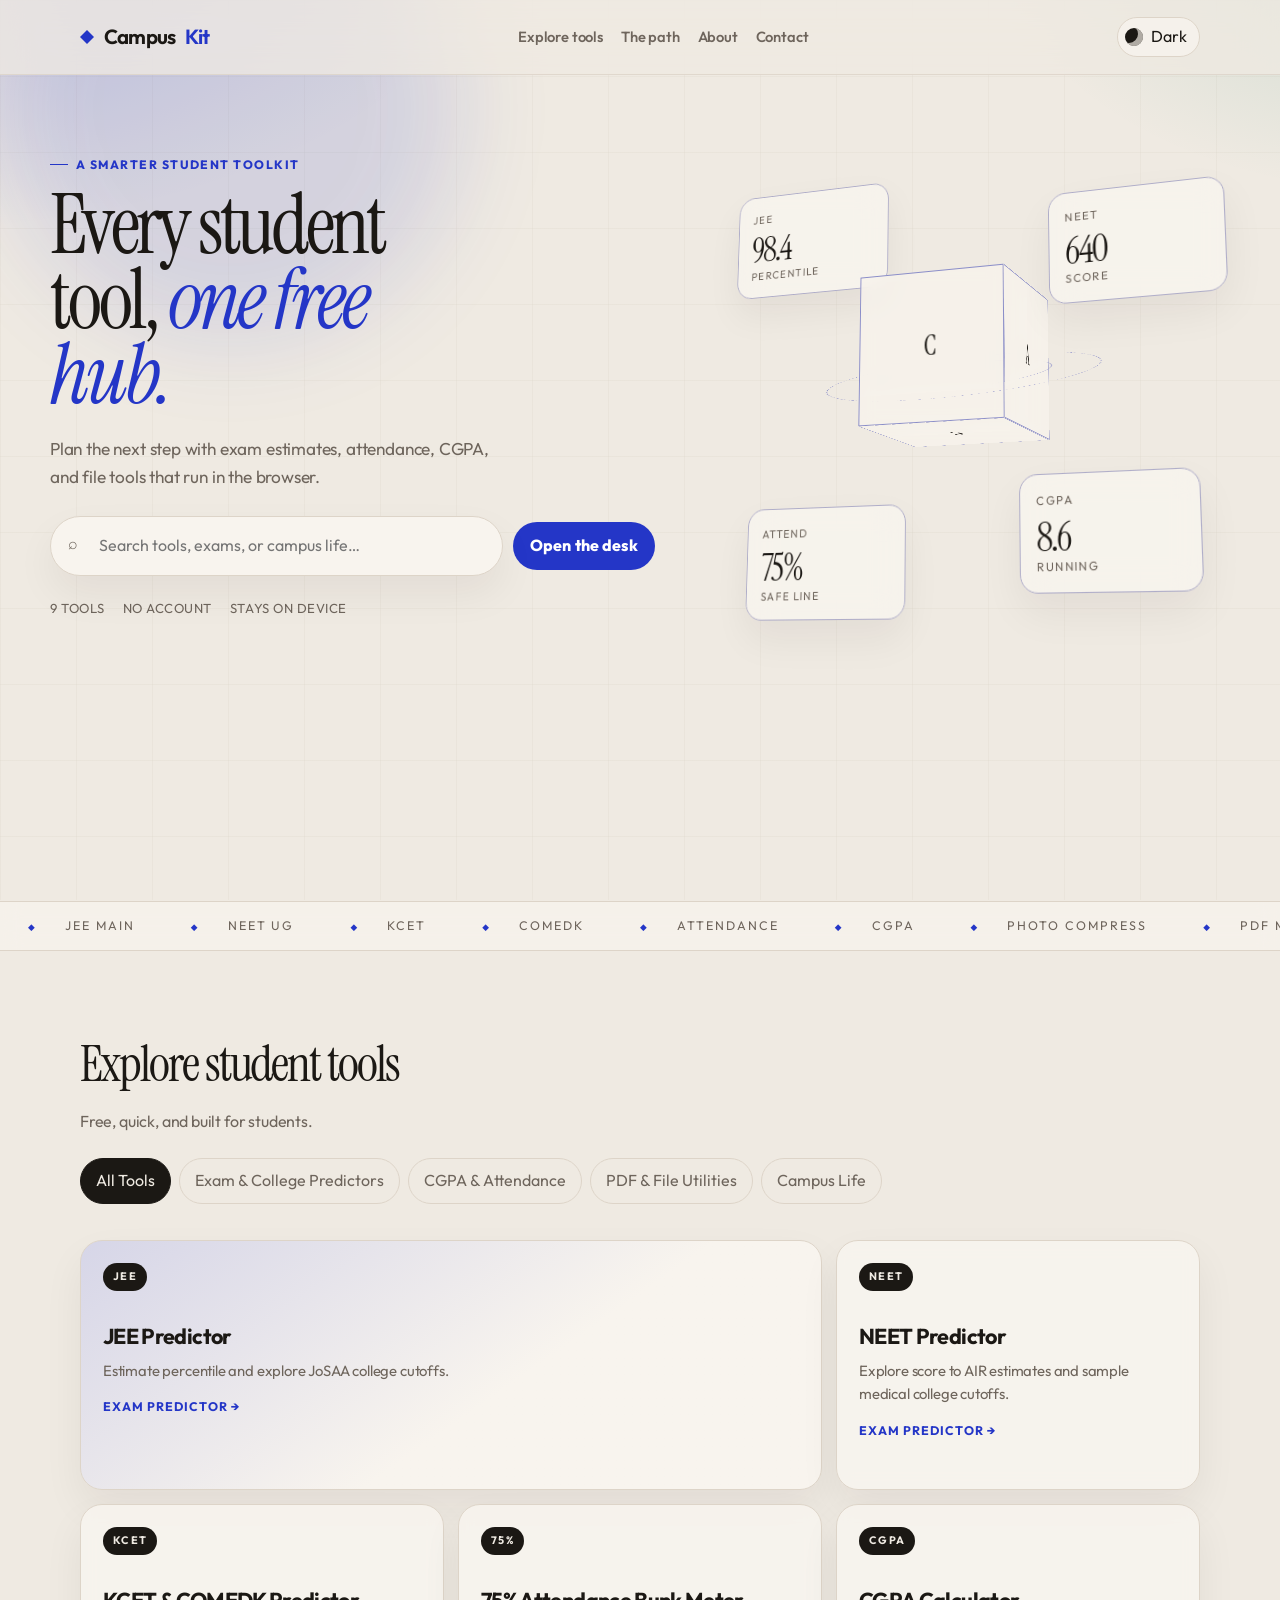
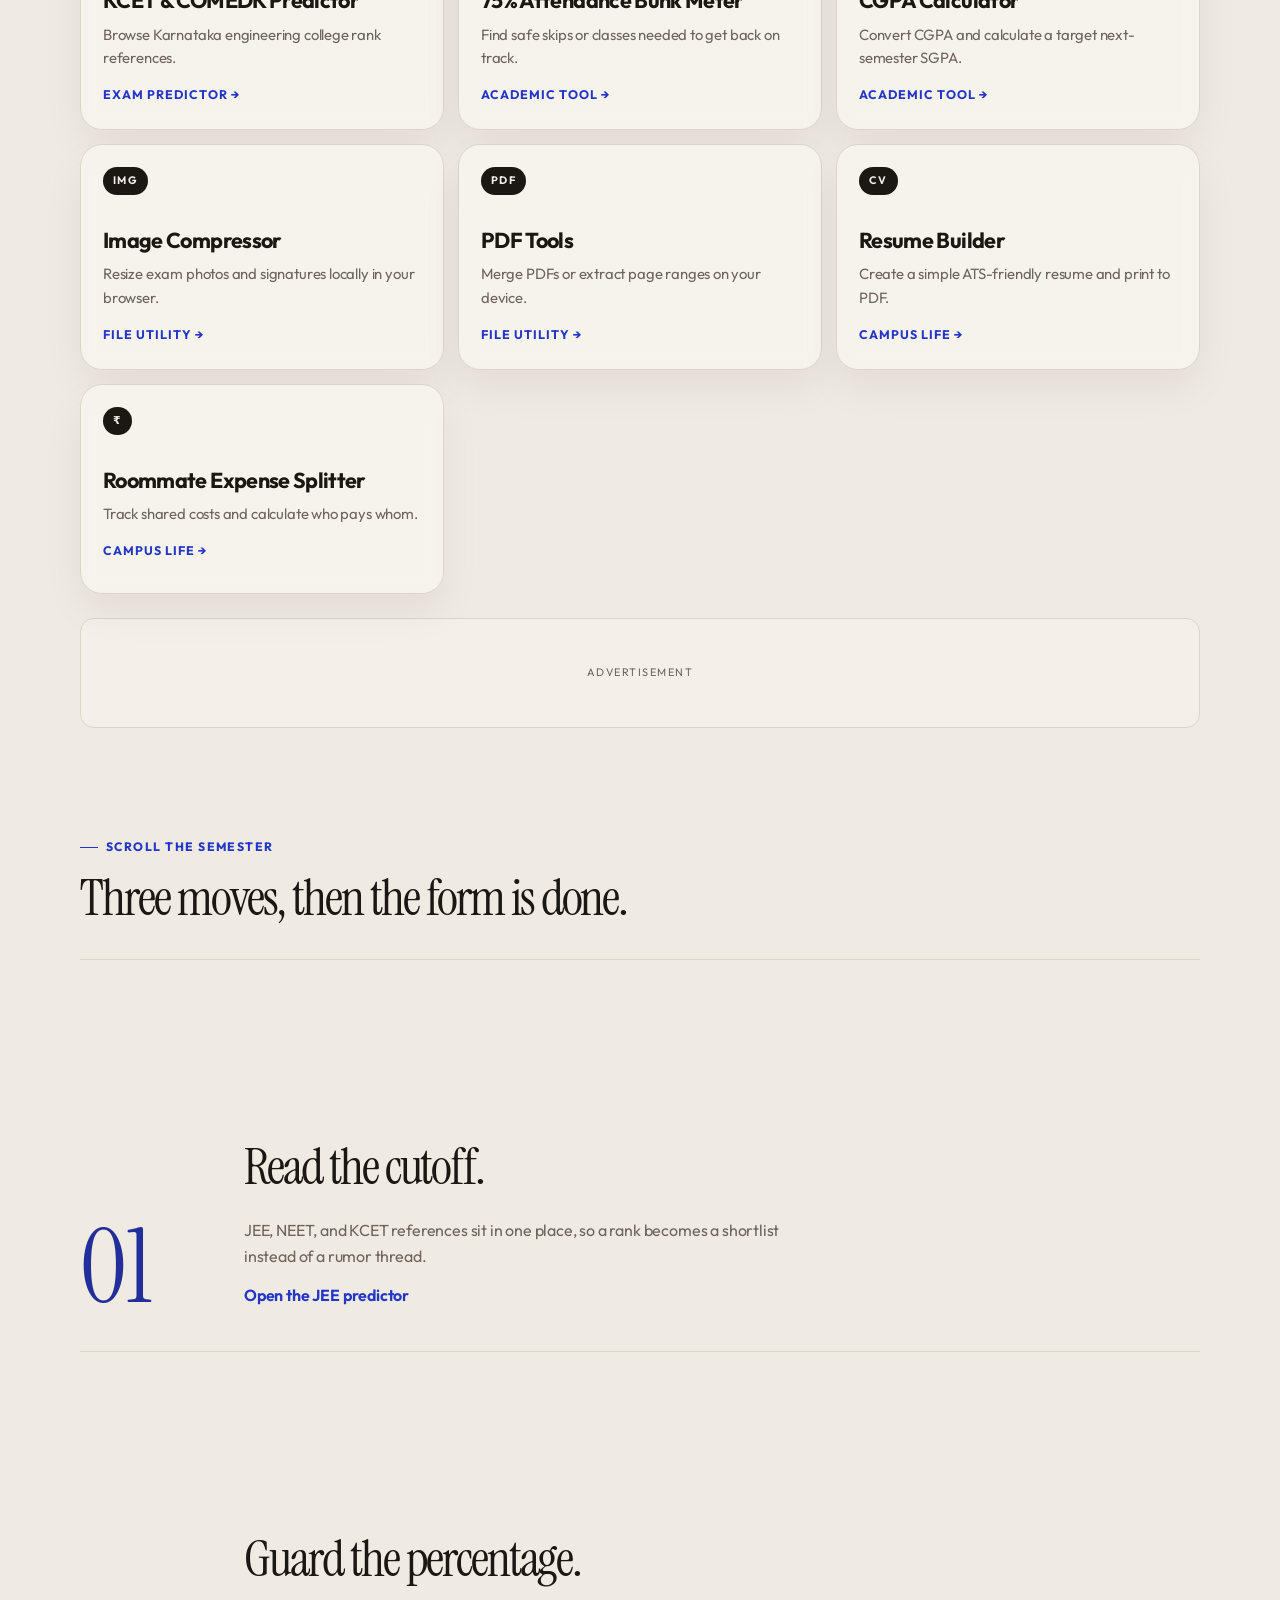
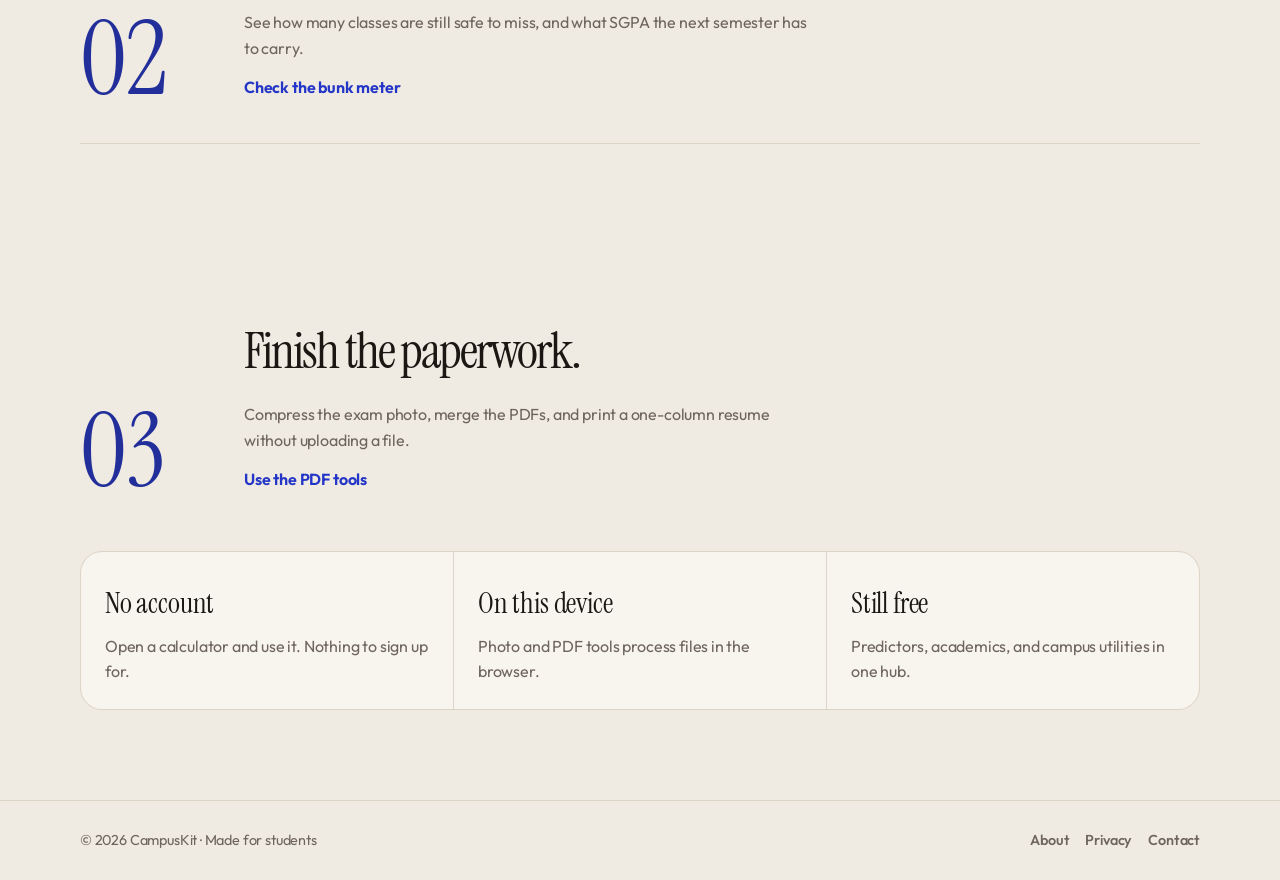
<file: index.html>
<!doctype html>
<html lang="en">
<head>
  <meta charset="utf-8">
  <meta name="viewport" content="width=device-width,initial-scale=1">
  <meta name="description" content="Free student tools for exam prediction, college admissions, attendance, CGPA, files and campus life.">
  <meta name="theme-color" content="#efeae2">
  <title>CampusKit — Every Student Tool in One Free Hub</title>
  <link rel="canonical" href="https://campuskit.live/">
  <link rel="stylesheet" href="css/style.css">
  <link rel="stylesheet" href="css/atmosphere.css">
  <script defer src="js/main.js"></script>
  <script async src="https://www.googletagmanager.com/gtm.js?id=GTM-5PMVJVWL"></script>
  <script>
    window.dataLayer = window.dataLayer || [];
    function gtag(){dataLayer.push(arguments);}
    gtag('js', new Date());
  </script>
</head>
<body class="home">
  <div class="pointer-glow" aria-hidden="true"></div>
  <header class="site-header">
    <div class="container nav">
      <a class="brand" href="index.html">Campus<span>Kit</span></a>
      <nav class="nav-links">
        <a href="#tools">Explore tools</a>
        <a href="#path">The path</a>
        <a href="about.html">About</a>
        <a href="contact.html">Contact</a>
      </nav>
      <div class="nav-actions">
        <button class="theme-toggle" data-theme-toggle aria-label="Toggle dark mode">Dark</button>
      </div>
    </div>
  </header>
  <main>
    <section class="hero">
      <div class="hero-grid">
        <div class="hero-copy">
          <span class="eyebrow">A smarter student toolkit</span>
          <h1>Every student tool, <em>one free hub.</em></h1>
          <p class="hero-lead">Plan the next step with exam estimates, attendance, CGPA, and file tools that run in the browser.</p>
          <div class="hero-actions">
            <div class="search-wrap">
              <span class="search-icon">⌕</span>
              <input id="tool-search" type="search" placeholder="Search tools, exams, or campus life…" aria-label="Search tools">
            </div>
            <a class="button" href="#tools">Open the desk</a>
          </div>
          <ul class="hero-note">
            <li>9 tools</li>
            <li>No account</li>
            <li>Stays on device</li>
          </ul>
        </div>
        <div class="orbit" aria-hidden="true">
          <div class="orbit-rig">
            <div class="ring"></div>
            <div class="ring inner"></div>
            <article class="float-card c1"><span>JEE</span><strong>98.4</strong><em>percentile</em></article>
            <article class="float-card c2"><span>NEET</span><strong>640</strong><em>score</em></article>
            <article class="float-card c3"><span>Attend</span><strong>75%</strong><em>safe line</em></article>
            <article class="float-card c4"><span>CGPA</span><strong>8.6</strong><em>running</em></article>
            <div class="cube-slot">
              <div class="cube">
                <span class="face front">C</span>
                <span class="face back">K</span>
                <span class="face right">A</span>
                <span class="face left">M</span>
                <span class="face top">P</span>
                <span class="face bottom">S</span>
              </div>
            </div>
          </div>
        </div>
      </div>
    </section>

    <div class="ticker" aria-hidden="true">
      <div class="ticker-track">
        <span>JEE Main</span><span>NEET UG</span><span>KCET</span><span>COMEDK</span><span>Attendance</span><span>CGPA</span><span>Photo compress</span><span>PDF merge</span><span>Resume</span><span>Roommates</span>
        <span>JEE Main</span><span>NEET UG</span><span>KCET</span><span>COMEDK</span><span>Attendance</span><span>CGPA</span><span>Photo compress</span><span>PDF merge</span><span>Resume</span><span>Roommates</span>
      </div>
    </div>

    <section class="section container" id="tools">
      <div class="section-heading">
        <div>
          <h2>Explore student tools</h2>
          <p>Free, quick, and built for students.</p>
        </div>
      </div>
      <div class="filters" role="group" aria-label="Filter tools">
        <button class="filter-btn active" data-category-filter="all">All Tools</button>
        <button class="filter-btn" data-category-filter="predictors">Exam &amp; College Predictors</button>
        <button class="filter-btn" data-category-filter="academics">CGPA &amp; Attendance</button>
        <button class="filter-btn" data-category-filter="files">PDF &amp; File Utilities</button>
        <button class="filter-btn" data-category-filter="campus">Campus Life</button>
      </div>
      <div class="tool-grid">
        <a class="tool-card feature" data-category="predictors" href="tools/jee-predictor.html"><div class="tool-icon">JEE</div><h3>JEE Predictor</h3><p>Estimate percentile and explore JoSAA college cutoffs.</p><span class="category-label">Exam predictor →</span></a>
        <a class="tool-card" data-category="predictors" href="tools/neet-predictor.html"><div class="tool-icon">NEET</div><h3>NEET Predictor</h3><p>Explore score to AIR estimates and sample medical college cutoffs.</p><span class="category-label">Exam predictor →</span></a>
        <a class="tool-card" data-category="predictors" href="tools/kcet-predictor.html"><div class="tool-icon">KCET</div><h3>KCET &amp; COMEDK Predictor</h3><p>Browse Karnataka engineering college rank references.</p><span class="category-label">Exam predictor →</span></a>
        <a class="tool-card" data-category="academics" href="tools/attendance.html"><div class="tool-icon">75%</div><h3>75% Attendance Bunk Meter</h3><p>Find safe skips or classes needed to get back on track.</p><span class="category-label">Academic tool →</span></a>
        <a class="tool-card" data-category="academics" href="tools/cgpa-calculator.html"><div class="tool-icon">CGPA</div><h3>CGPA Calculator</h3><p>Convert CGPA and calculate a target next-semester SGPA.</p><span class="category-label">Academic tool →</span></a>
        <a class="tool-card" data-category="files" href="tools/image-compressor.html"><div class="tool-icon">IMG</div><h3>Image Compressor</h3><p>Resize exam photos and signatures locally in your browser.</p><span class="category-label">File utility →</span></a>
        <a class="tool-card" data-category="files" href="tools/pdf-tools.html"><div class="tool-icon">PDF</div><h3>PDF Tools</h3><p>Merge PDFs or extract page ranges on your device.</p><span class="category-label">File utility →</span></a>
        <a class="tool-card" data-category="campus" href="tools/resume-builder.html"><div class="tool-icon">CV</div><h3>Resume Builder</h3><p>Create a simple ATS-friendly resume and print to PDF.</p><span class="category-label">Campus life →</span></a>
        <a class="tool-card" data-category="campus" href="tools/expense-splitter.html"><div class="tool-icon">₹</div><h3>Roommate Expense Splitter</h3><p>Track shared costs and calculate who pays whom.</p><span class="category-label">Campus life →</span></a>
      </div>
      <p id="tool-empty" class="empty-state" hidden>Nothing matches that search. Try an exam, a subject, or a file type.</p>
      <div class="ad-slot" aria-label="Advertisement placeholder">Advertisement</div>
    </section>

    <section class="chapters" id="path">
      <div class="container">
        <div class="section-heading">
          <div>
            <span class="eyebrow">Scroll the semester</span>
            <h2>Three moves, then the form is done.</h2>
          </div>
        </div>
        <ol class="chapter-list">
          <li class="chapter">
            <span class="chapter-index">01</span>
            <div>
              <h3>Read the cutoff.</h3>
              <p>JEE, NEET, and KCET references sit in one place, so a rank becomes a shortlist instead of a rumor thread.</p>
              <a href="tools/jee-predictor.html">Open the JEE predictor</a>
            </div>
          </li>
          <li class="chapter">
            <span class="chapter-index">02</span>
            <div>
              <h3>Guard the percentage.</h3>
              <p>See how many classes are still safe to miss, and what SGPA the next semester has to carry.</p>
              <a href="tools/attendance.html">Check the bunk meter</a>
            </div>
          </li>
          <li class="chapter">
            <span class="chapter-index">03</span>
            <div>
              <h3>Finish the paperwork.</h3>
              <p>Compress the exam photo, merge the PDFs, and print a one-column resume without uploading a file.</p>
              <a href="tools/pdf-tools.html">Use the PDF tools</a>
            </div>
          </li>
        </ol>
      </div>
    </section>

    <section class="promises">
      <div class="container">
        <ul class="promise-row">
          <li><strong>No account</strong><span>Open a calculator and use it. Nothing to sign up for.</span></li>
          <li><strong>On this device</strong><span>Photo and PDF tools process files in the browser.</span></li>
          <li><strong>Still free</strong><span>Predictors, academics, and campus utilities in one hub.</span></li>
        </ul>
      </div>
    </section>
  </main>
  <footer class="site-footer">
    <div class="container footer-inner">
      <span>© <span data-year></span> CampusKit · Made for students</span>
      <div class="footer-links">
        <a href="about.html">About</a>
        <a href="privacy.html">Privacy</a>
        <a href="contact.html">Contact</a>
      </div>
    </div>
  </footer>
</body>
</html>
</file>
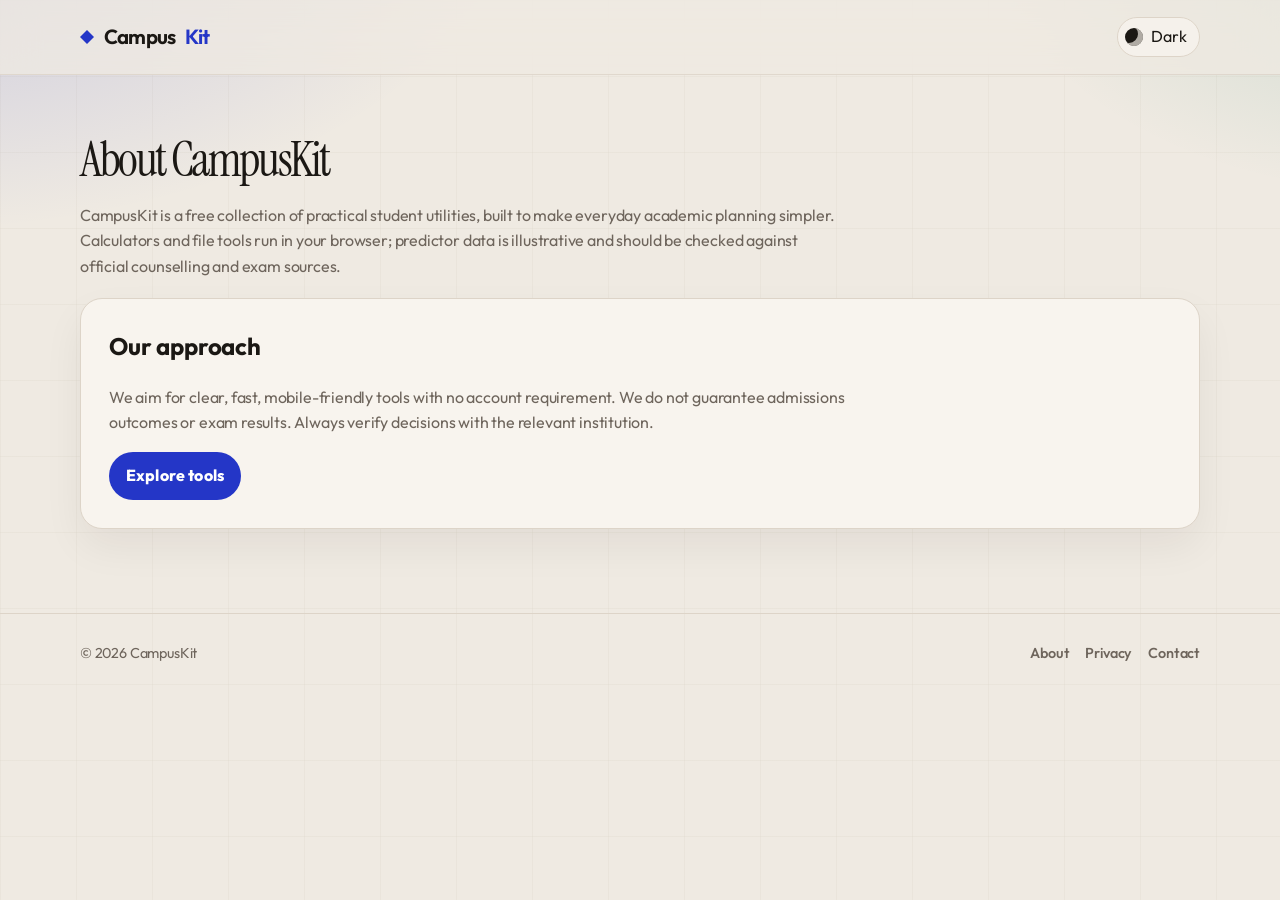
<file: about.html>
<!doctype html><html lang="en"><head><meta charset="utf-8"><meta name="viewport" content="width=device-width,initial-scale=1"><title>About CampusKit</title><link rel="stylesheet" href="css/style.css"><link rel="stylesheet" href="css/atmosphere.css"><script defer src="js/main.js"></script>
<script async src="https://www.googletagmanager.com/gtm.js?id=GTM-5PMVJVWL"></script>
<script>
  window.dataLayer = window.dataLayer || [];
  function gtag(){dataLayer.push(arguments);}
  gtag('js', new Date());
</script>
</head><body><header class="site-header"><div class="container nav"><a class="brand" href="index.html">Campus<span>Kit</span></a><button class="theme-toggle" data-theme-toggle>🌙 Dark</button></div></header><main class="container page-hero"><h1>About CampusKit</h1><p>CampusKit is a free collection of practical student utilities, built to make everyday academic planning simpler. Calculators and file tools run in your browser; predictor data is illustrative and should be checked against official counselling and exam sources.</p><div class="panel"><h2>Our approach</h2><p>We aim for clear, fast, mobile-friendly tools with no account requirement. We do not guarantee admissions outcomes or exam results. Always verify decisions with the relevant institution.</p><a class="button" href="index.html">Explore tools</a></div></main><footer class="site-footer"><div class="container footer-inner"><span>© <span data-year></span> CampusKit</span><div class="footer-links"><a href="about.html">About</a><a href="privacy.html">Privacy</a><a href="contact.html">Contact</a></div></div></footer></body></html>
</file>
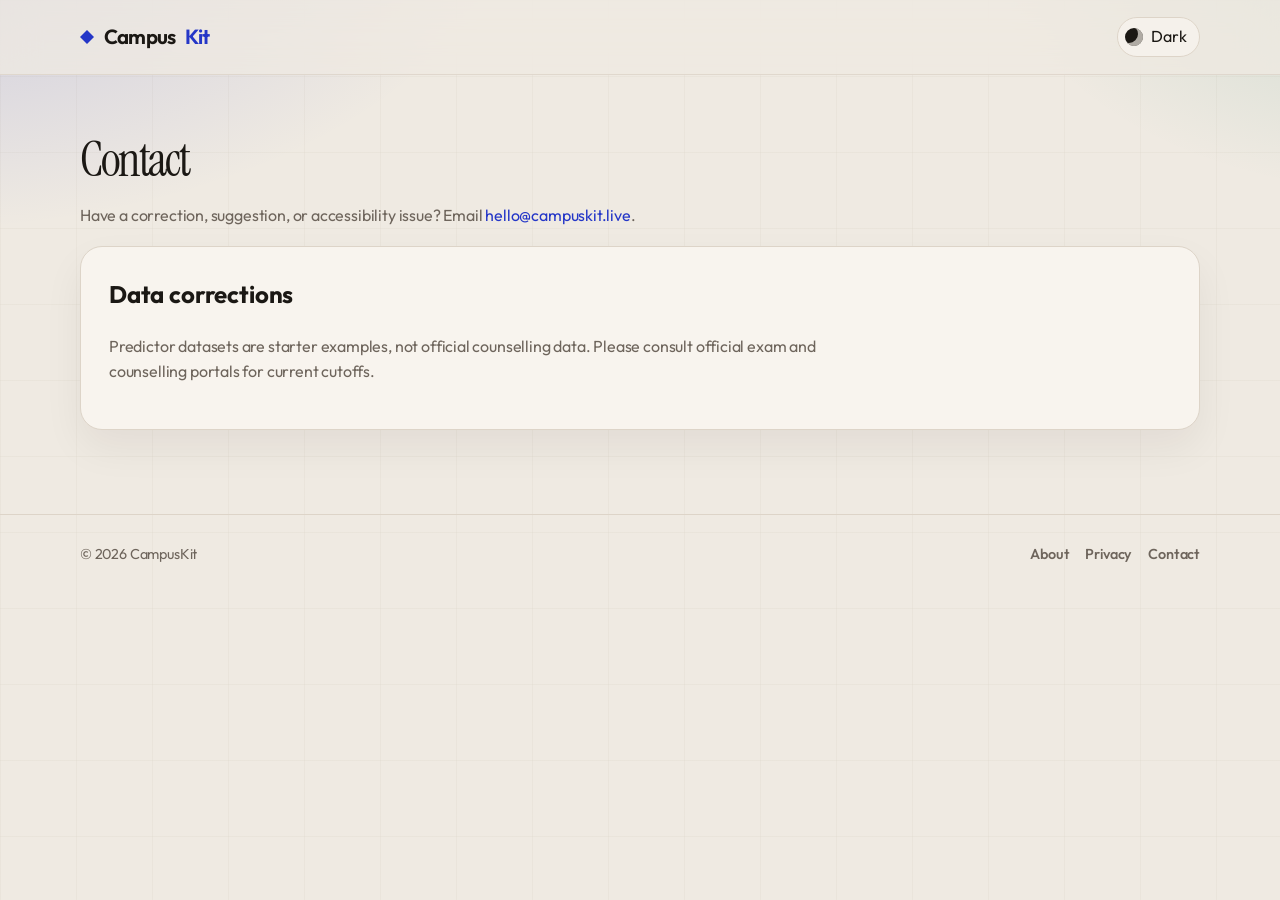
<file: contact.html>
<!doctype html><html lang="en"><head><meta charset="utf-8"><meta name="viewport" content="width=device-width,initial-scale=1"><title>Contact CampusKit</title><link rel="stylesheet" href="css/style.css"><link rel="stylesheet" href="css/atmosphere.css"><script defer src="js/main.js"></script>
<script async src="https://www.googletagmanager.com/gtm.js?id=GTM-5PMVJVWL"></script>
<script>
  window.dataLayer = window.dataLayer || [];
  function gtag(){dataLayer.push(arguments);}
  gtag('js', new Date());
</script>
</head><body><header class="site-header"><div class="container nav"><a class="brand" href="index.html">Campus<span>Kit</span></a><button class="theme-toggle" data-theme-toggle>🌙 Dark</button></div></header><main class="container page-hero"><h1>Contact</h1><p>Have a correction, suggestion, or accessibility issue? Email <a href="mailto:hello@campuskit.live">hello@campuskit.live</a>.</p><div class="panel"><h2>Data corrections</h2><p>Predictor datasets are starter examples, not official counselling data. Please consult official exam and counselling portals for current cutoffs.</p></div></main><footer class="site-footer"><div class="container footer-inner"><span>© <span data-year></span> CampusKit</span><div class="footer-links"><a href="about.html">About</a><a href="privacy.html">Privacy</a><a href="contact.html">Contact</a></div></div></footer></body></html>
</file>
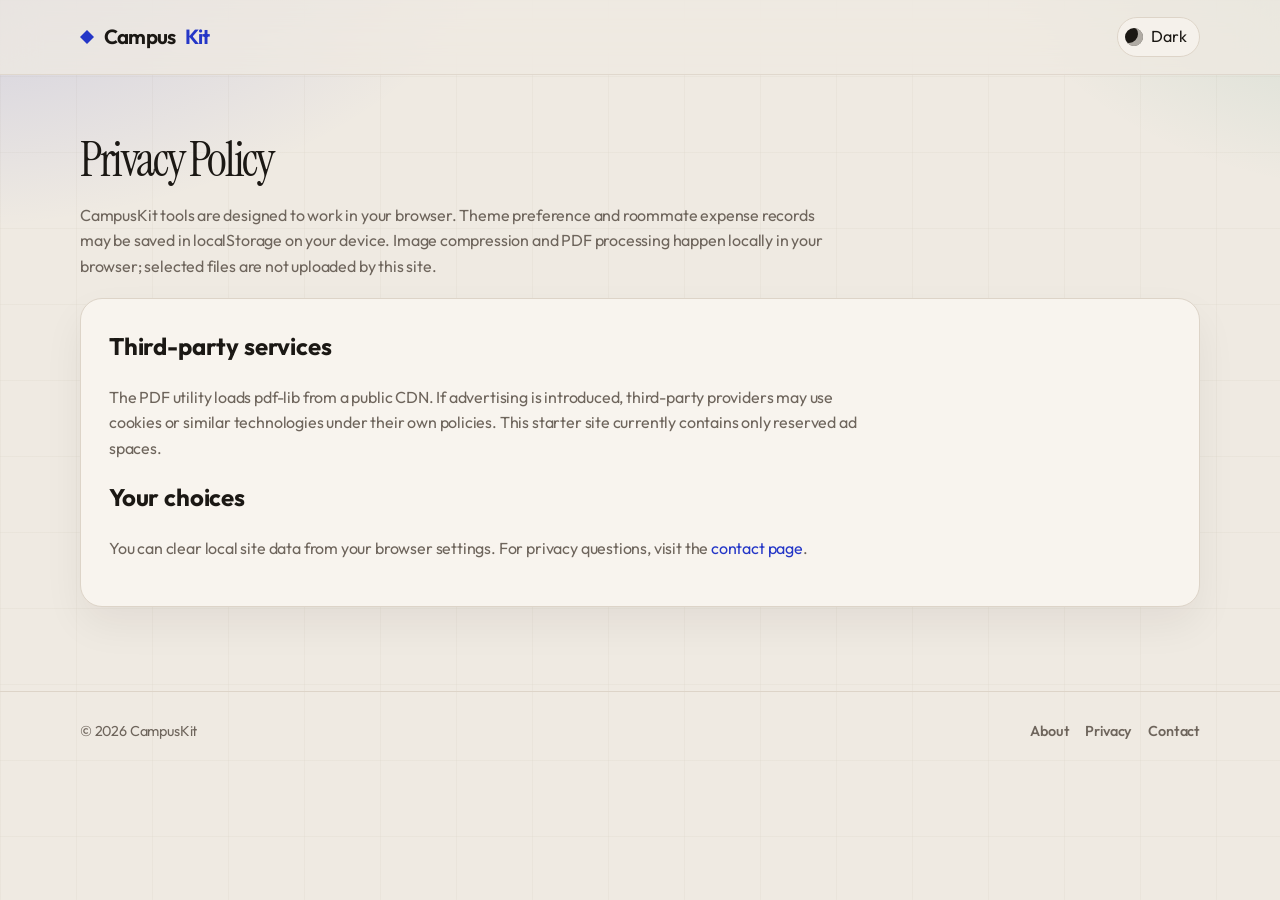
<file: privacy.html>
<!doctype html><html lang="en"><head><meta charset="utf-8"><meta name="viewport" content="width=device-width,initial-scale=1"><title>Privacy Policy — CampusKit</title><link rel="stylesheet" href="css/style.css"><link rel="stylesheet" href="css/atmosphere.css"><script defer src="js/main.js"></script>
<script async src="https://www.googletagmanager.com/gtm.js?id=GTM-5PMVJVWL"></script>
<script>
  window.dataLayer = window.dataLayer || [];
  function gtag(){dataLayer.push(arguments);}
  gtag('js', new Date());
</script>
</head><body><header class="site-header"><div class="container nav"><a class="brand" href="index.html">Campus<span>Kit</span></a><button class="theme-toggle" data-theme-toggle>🌙 Dark</button></div></header><main class="container page-hero"><h1>Privacy Policy</h1><p>CampusKit tools are designed to work in your browser. Theme preference and roommate expense records may be saved in localStorage on your device. Image compression and PDF processing happen locally in your browser; selected files are not uploaded by this site.</p><div class="panel"><h2>Third-party services</h2><p>The PDF utility loads pdf-lib from a public CDN. If advertising is introduced, third-party providers may use cookies or similar technologies under their own policies. This starter site currently contains only reserved ad spaces.</p><h2>Your choices</h2><p>You can clear local site data from your browser settings. For privacy questions, visit the <a href="contact.html">contact page</a>.</p></div></main><footer class="site-footer"><div class="container footer-inner"><span>© <span data-year></span> CampusKit</span><div class="footer-links"><a href="about.html">About</a><a href="privacy.html">Privacy</a><a href="contact.html">Contact</a></div></div></footer></body></html>
</file>
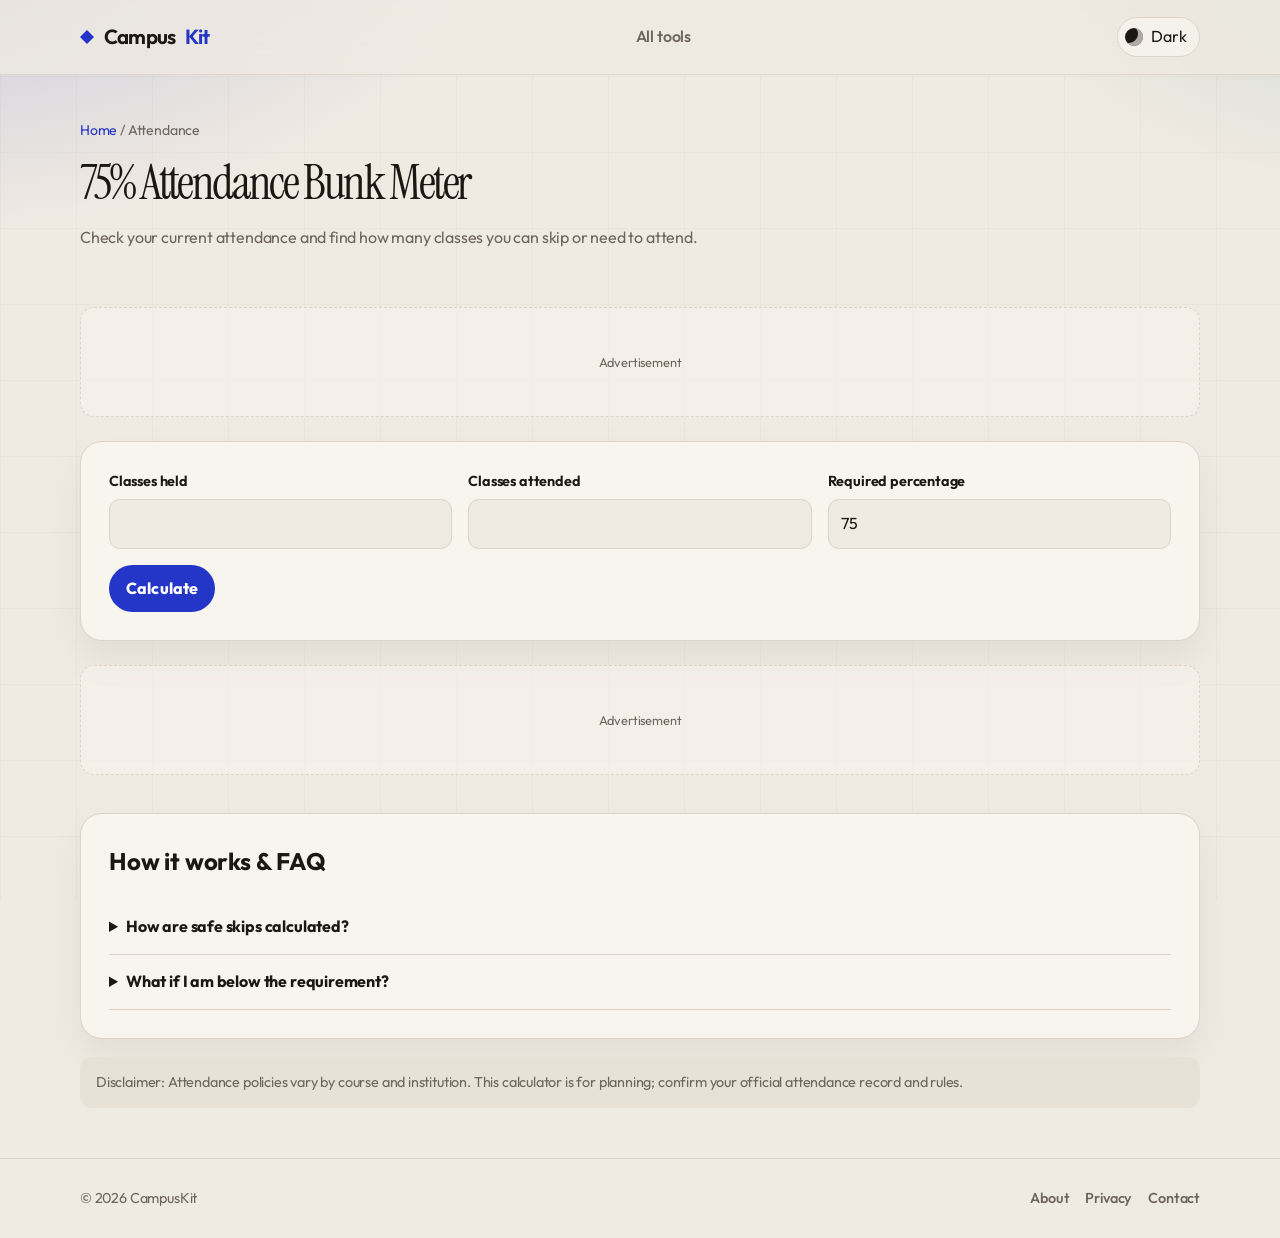
<file: tools/attendance.html>
<!doctype html><html lang="en"><head><meta charset="utf-8"><meta name="viewport" content="width=device-width,initial-scale=1"><title>75% Attendance Bunk Meter — CampusKit</title><link rel="stylesheet" href="../css/style.css"><link rel="stylesheet" href="../css/atmosphere.css"><script defer src="../js/main.js"></script><script defer src="../js/academics.js"></script>
<script async src="https://www.googletagmanager.com/gtm.js?id=GTM-5PMVJVWL"></script>
<script>
  window.dataLayer = window.dataLayer || [];
  function gtag(){dataLayer.push(arguments);}
  gtag('js', new Date());
</script>
</head><body><header class="site-header"><div class="container nav"><a class="brand" href="../index.html">Campus<span>Kit</span></a><a href="../index.html">All tools</a><button class="theme-toggle" data-theme-toggle>🌙 Dark</button></div></header><main class="container"><section class="page-hero"><div class="breadcrumbs"><a href="../index.html">Home</a> / Attendance</div><h1>75% Attendance Bunk Meter</h1><p>Check your current attendance and find how many classes you can skip or need to attend.</p></section><div class="ad-slot">Advertisement</div><section class="panel"><form id="attendance-form"><div class="form-grid"><div class="field"><label for="held">Classes held</label><input id="held" type="number" min="1" required></div><div class="field"><label for="attended">Classes attended</label><input id="attended" type="number" min="0" required></div><div class="field"><label for="attendance-target">Required percentage</label><input id="attendance-target" type="number" min="1" max="99" value="75"></div></div><div class="button-row"><button class="button">Calculate</button></div></form><div id="attendance-result" class="result" aria-live="polite"></div></section><div class="ad-slot">Advertisement</div><section class="panel faq"><h2>How it works &amp; FAQ</h2><details><summary>How are safe skips calculated?</summary><p>The tool solves (attended ÷ (held + skipped)) ≥ target and rounds down to whole classes.</p></details><details><summary>What if I am below the requirement?</summary><p>It calculates consecutive attended classes needed while assuming no additional classes are missed.</p></details></section><p class="notice">Disclaimer: Attendance policies vary by course and institution. This calculator is for planning; confirm your official attendance record and rules.</p></main><footer class="site-footer"><div class="container footer-inner"><span>© <span data-year></span> CampusKit</span><div class="footer-links"><a href="../about.html">About</a><a href="../privacy.html">Privacy</a><a href="../contact.html">Contact</a></div></div></footer></body></html>
</file>
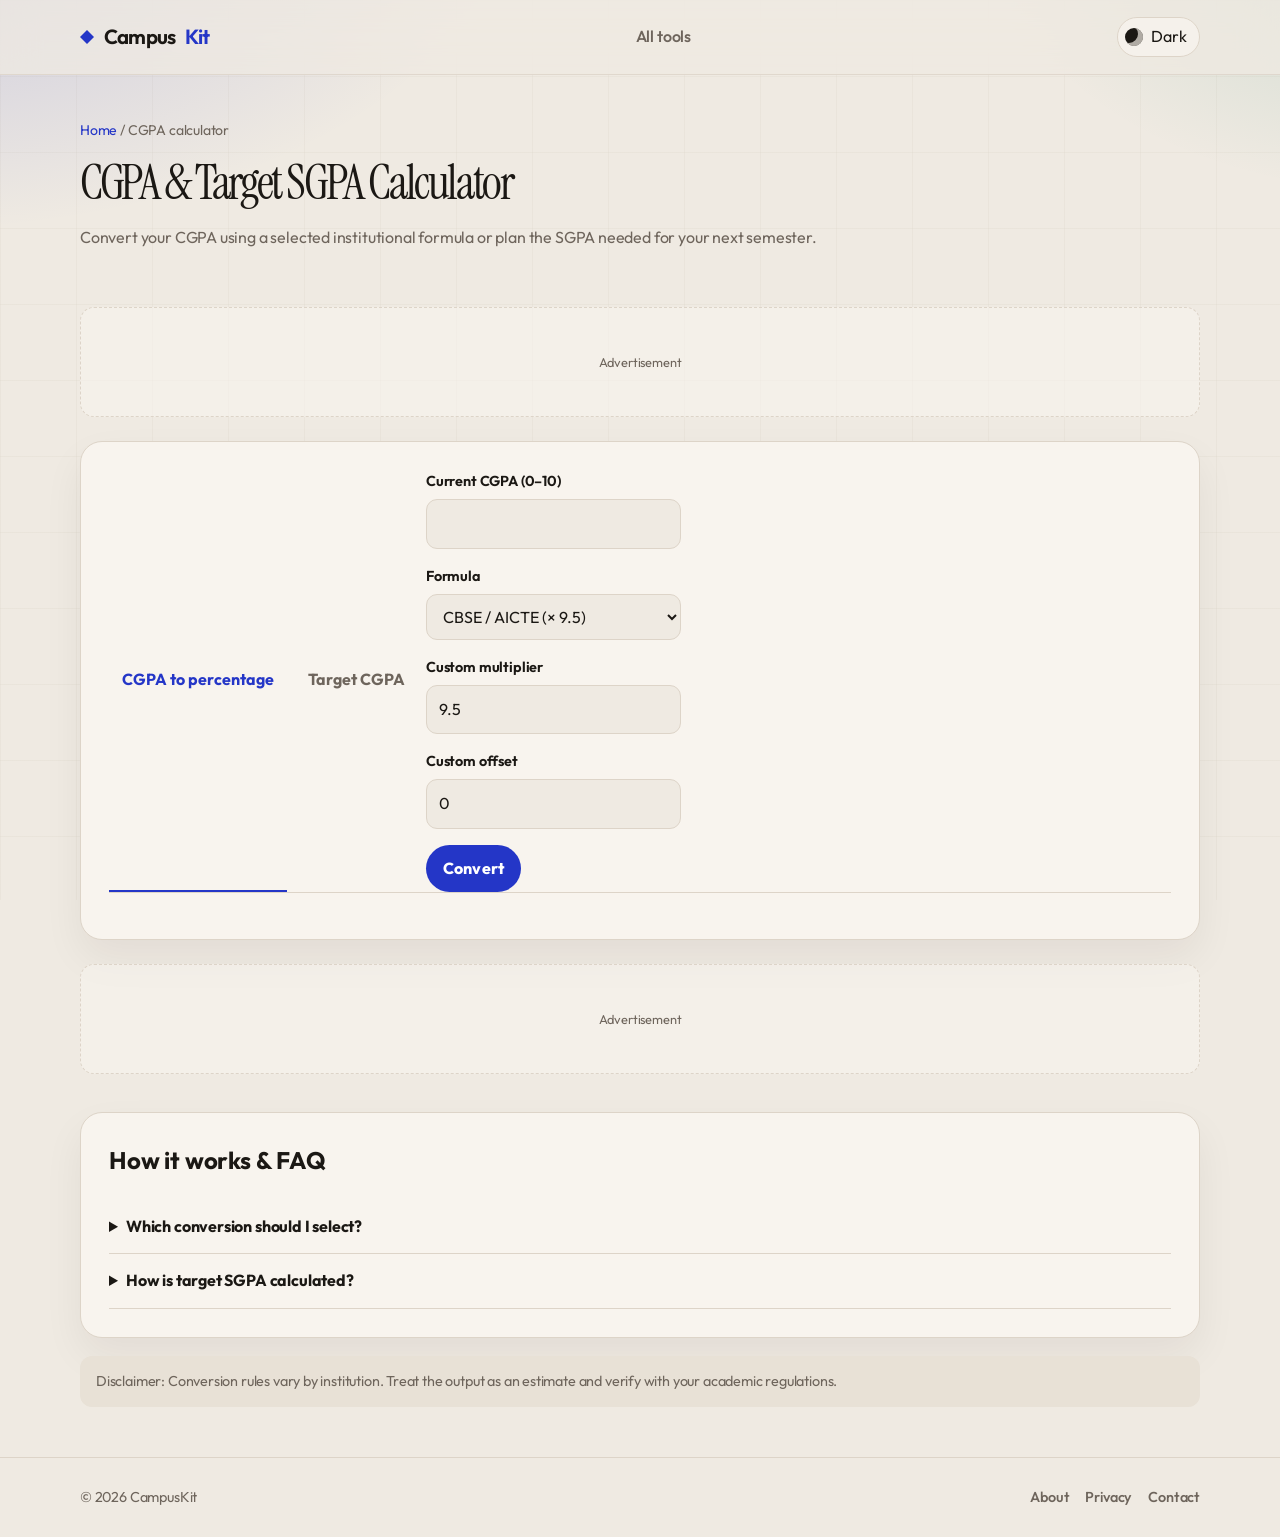
<file: tools/cgpa-calculator.html>
<!doctype html><html lang="en"><head><meta charset="utf-8"><meta name="viewport" content="width=device-width,initial-scale=1"><title>CGPA &amp; SGPA Calculator — CampusKit</title><link rel="stylesheet" href="../css/style.css"><link rel="stylesheet" href="../css/atmosphere.css"><script defer src="../js/main.js"></script><script defer src="../js/academics.js"></script>
<script async src="https://www.googletagmanager.com/gtm.js?id=GTM-5PMVJVWL"></script>
<script>
  window.dataLayer = window.dataLayer || [];
  function gtag(){dataLayer.push(arguments);}
  gtag('js', new Date());
</script>
</head><body><header class="site-header"><div class="container nav"><a class="brand" href="../index.html">Campus<span>Kit</span></a><a href="../index.html">All tools</a><button class="theme-toggle" data-theme-toggle>🌙 Dark</button></div></header><main class="container"><section class="page-hero"><div class="breadcrumbs"><a href="../index.html">Home</a> / CGPA calculator</div><h1>CGPA &amp; Target SGPA Calculator</h1><p>Convert your CGPA using a selected institutional formula or plan the SGPA needed for your next semester.</p></section><div class="ad-slot">Advertisement</div><section class="panel"><div class="tabs" data-tab-group><button class="tab-btn active" data-tab="convert">CGPA to percentage</button><button class="tab-btn" data-tab="target">Target CGPA</button><div data-tab-panel="convert"><form id="cgpa-form"><div class="form-grid"><div class="field"><label for="cgpa">Current CGPA (0–10)</label><input id="cgpa" type="number" min="0" max="10" step="0.01" required></div><div class="field"><label for="formula">Formula</label><select id="formula"><option value="cbse">CBSE / AICTE (× 9.5)</option><option value="vtu">VTU (× 10)</option><option value="mumbai">Mumbai University (× 7.1 + 11)</option><option value="custom">Custom multiplier and offset</option></select></div><div class="field"><label for="custom-multiplier">Custom multiplier</label><input id="custom-multiplier" type="number" step="0.01" value="9.5"></div><div class="field"><label for="custom-offset">Custom offset</label><input id="custom-offset" type="number" step="0.01" value="0"></div></div><div class="button-row"><button class="button">Convert</button></div></form><div id="cgpa-result" class="result" aria-live="polite"></div></div><div data-tab-panel="target" hidden><form id="target-form"><div class="form-grid"><div class="field"><label for="current-cgpa">Current CGPA</label><input id="current-cgpa" type="number" min="0" max="10" step="0.01" required></div><div class="field"><label for="completed-semesters">Completed semesters</label><input id="completed-semesters" type="number" min="1" required></div><div class="field"><label for="goal-cgpa">Target CGPA after next semester</label><input id="goal-cgpa" type="number" min="0" max="10" step="0.01" required></div></div><div class="button-row"><button class="button">Calculate required SGPA</button></div></form><div id="target-result" class="result" aria-live="polite"></div><p class="small">Assumes equal credits per semester. For weighted CGPA, use your institution's credit data.</p></div></div></section><div class="ad-slot">Advertisement</div><section class="panel faq"><h2>How it works &amp; FAQ</h2><details><summary>Which conversion should I select?</summary><p>Choose the method prescribed by your university or board. Rules may differ by program and academic year.</p></details><details><summary>How is target SGPA calculated?</summary><p>Under equal semester credits, required SGPA = target × (completed semesters + 1) − current CGPA × completed semesters.</p></details></section><p class="notice">Disclaimer: Conversion rules vary by institution. Treat the output as an estimate and verify with your academic regulations.</p></main><footer class="site-footer"><div class="container footer-inner"><span>© <span data-year></span> CampusKit</span><div class="footer-links"><a href="../about.html">About</a><a href="../privacy.html">Privacy</a><a href="../contact.html">Contact</a></div></div></footer></body></html>
</file>
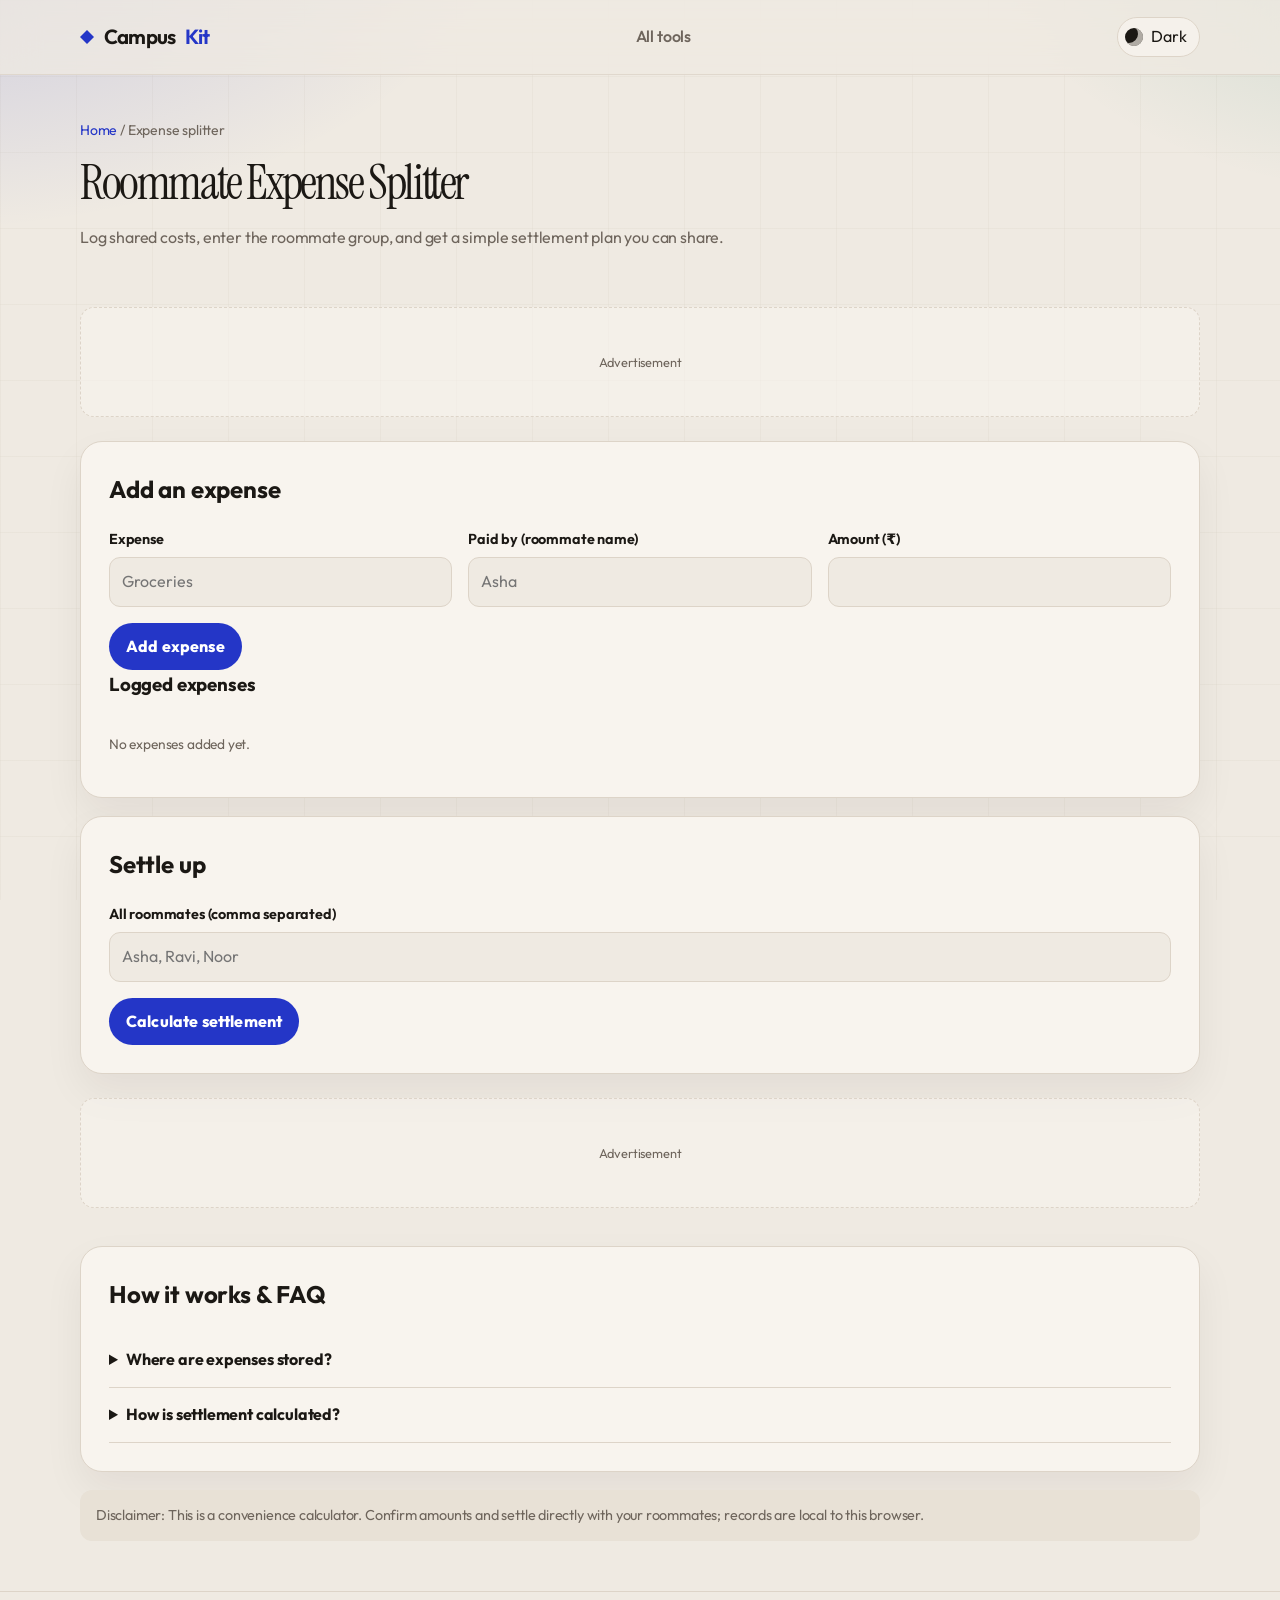
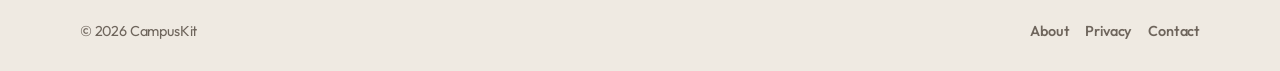
<file: tools/expense-splitter.html>
<!doctype html><html lang="en"><head><meta charset="utf-8"><meta name="viewport" content="width=device-width,initial-scale=1"><title>Roommate Expense Splitter — CampusKit</title><link rel="stylesheet" href="../css/style.css"><link rel="stylesheet" href="../css/atmosphere.css"><script defer src="../js/main.js"></script><script defer src="../js/utilities.js"></script>
<script async src="https://www.googletagmanager.com/gtm.js?id=GTM-5PMVJVWL"></script>
<script>
  window.dataLayer = window.dataLayer || [];
  function gtag(){dataLayer.push(arguments);}
  gtag('js', new Date());
</script>
</head><body><header class="site-header"><div class="container nav"><a class="brand" href="../index.html">Campus<span>Kit</span></a><a href="../index.html">All tools</a><button class="theme-toggle" data-theme-toggle>🌙 Dark</button></div></header><main class="container"><section class="page-hero"><div class="breadcrumbs"><a href="../index.html">Home</a> / Expense splitter</div><h1>Roommate Expense Splitter</h1><p>Log shared costs, enter the roommate group, and get a simple settlement plan you can share.</p></section><div class="ad-slot">Advertisement</div><section class="panel"><h2>Add an expense</h2><form id="expense-form"><div class="form-grid"><div class="field"><label for="expense-desc">Expense</label><input id="expense-desc" placeholder="Groceries" required></div><div class="field"><label for="expense-payer">Paid by (roommate name)</label><input id="expense-payer" placeholder="Asha" required></div><div class="field"><label for="expense-amount">Amount (₹)</label><input id="expense-amount" type="number" min="0.01" step="0.01" required></div></div><div class="button-row"><button class="button">Add expense</button></div></form><h3>Logged expenses</h3><div id="expense-list" class="expense-list"></div></section><section class="panel"><h2>Settle up</h2><div class="field"><label for="roommates">All roommates (comma separated)</label><input id="roommates" placeholder="Asha, Ravi, Noor" required></div><div class="button-row"><button id="settle" class="button" type="button">Calculate settlement</button></div><div id="settlement-result" class="result" aria-live="polite"></div></section><div class="ad-slot">Advertisement</div><section class="panel faq"><h2>How it works &amp; FAQ</h2><details><summary>Where are expenses stored?</summary><p>They are stored in localStorage on this browser and remain on this device. Clearing browser site data removes them.</p></details><details><summary>How is settlement calculated?</summary><p>Expenses are split evenly across the roommate names entered. The tool creates transfers from net debtors to net creditors.</p></details></section><p class="notice">Disclaimer: This is a convenience calculator. Confirm amounts and settle directly with your roommates; records are local to this browser.</p></main><footer class="site-footer"><div class="container footer-inner"><span>© <span data-year></span> CampusKit</span><div class="footer-links"><a href="../about.html">About</a><a href="../privacy.html">Privacy</a><a href="../contact.html">Contact</a></div></div></footer></body></html>
</file>
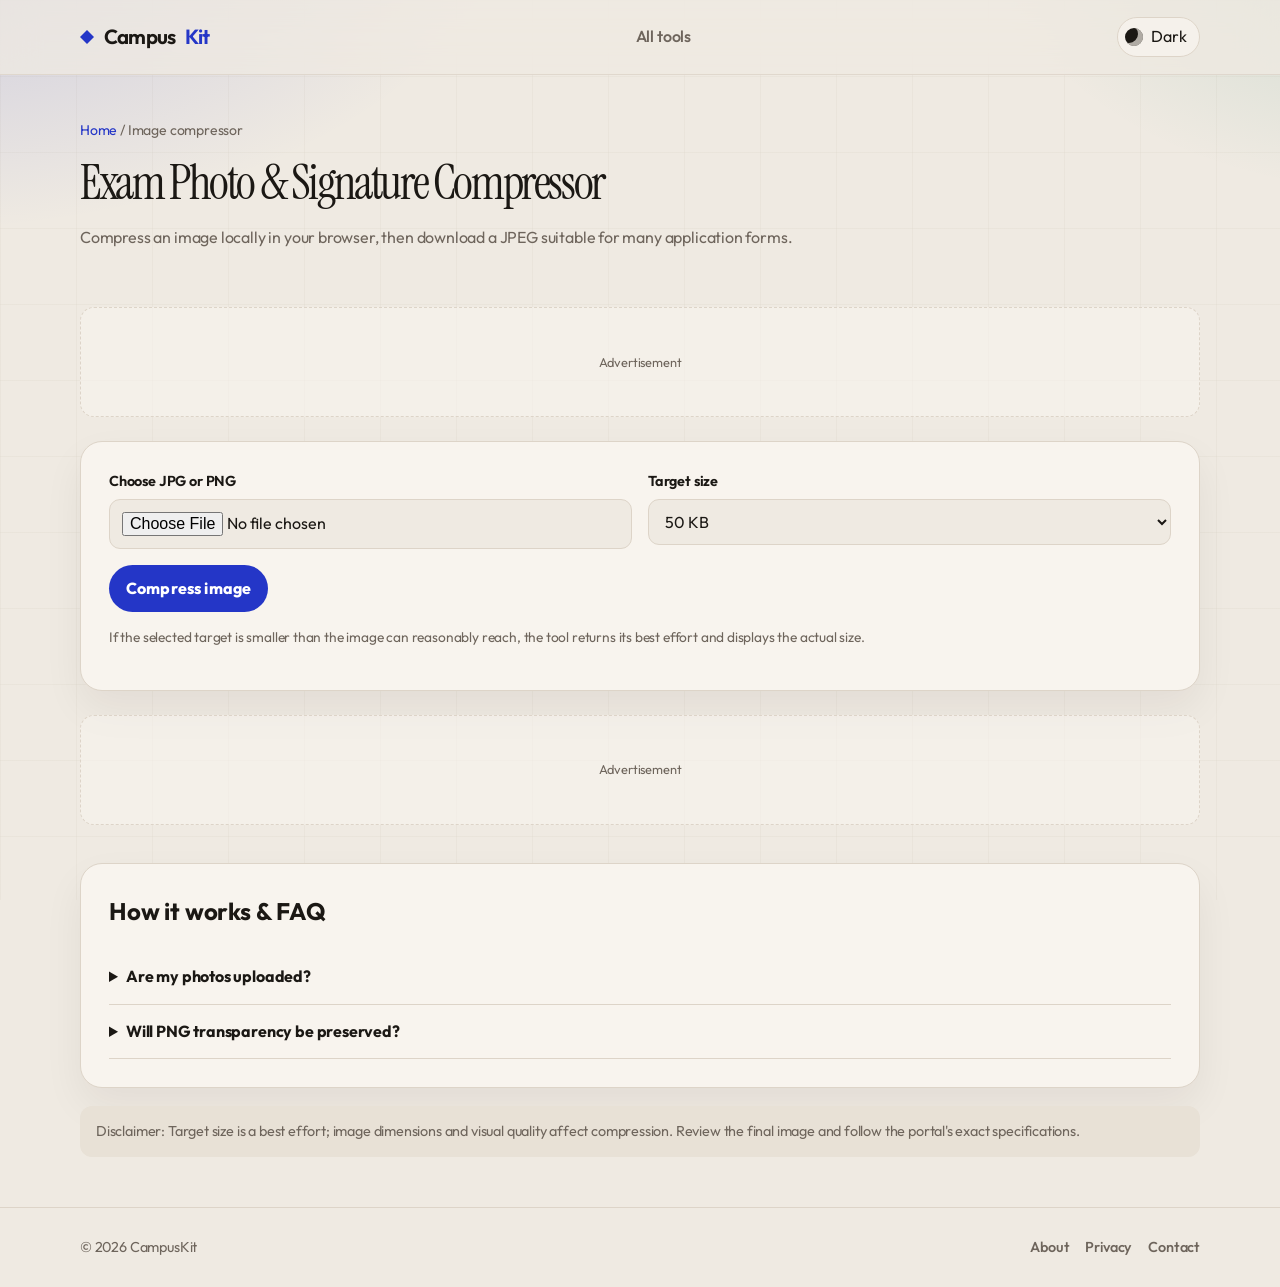
<file: tools/image-compressor.html>
<!doctype html><html lang="en"><head><meta charset="utf-8"><meta name="viewport" content="width=device-width,initial-scale=1"><title>Image Compressor — CampusKit</title><link rel="stylesheet" href="../css/style.css"><link rel="stylesheet" href="../css/atmosphere.css"><script defer src="../js/main.js"></script><script defer src="../js/utilities.js"></script>
<script async src="https://www.googletagmanager.com/gtm.js?id=GTM-5PMVJVWL"></script>
<script>
  window.dataLayer = window.dataLayer || [];
  function gtag(){dataLayer.push(arguments);}
  gtag('js', new Date());
</script>
</head><body><header class="site-header"><div class="container nav"><a class="brand" href="../index.html">Campus<span>Kit</span></a><a href="../index.html">All tools</a><button class="theme-toggle" data-theme-toggle>🌙 Dark</button></div></header><main class="container"><section class="page-hero"><div class="breadcrumbs"><a href="../index.html">Home</a> / Image compressor</div><h1>Exam Photo &amp; Signature Compressor</h1><p>Compress an image locally in your browser, then download a JPEG suitable for many application forms.</p></section><div class="ad-slot">Advertisement</div><section class="panel"><form id="compress-form"><div class="form-grid"><div class="field"><label for="image-file">Choose JPG or PNG</label><input id="image-file" type="file" accept="image/jpeg,image/png" required></div><div class="field"><label for="target-size">Target size</label><select id="target-size"><option value="20">20 KB</option><option value="50" selected>50 KB</option><option value="100">100 KB</option></select></div></div><div class="button-row"><button class="button">Compress image</button></div></form><div id="compress-result" class="result" aria-live="polite"></div><p class="small">If the selected target is smaller than the image can reasonably reach, the tool returns its best effort and displays the actual size.</p></section><div class="ad-slot">Advertisement</div><section class="panel faq"><h2>How it works &amp; FAQ</h2><details><summary>Are my photos uploaded?</summary><p>No. The image is decoded to a browser canvas and encoded locally on your device.</p></details><details><summary>Will PNG transparency be preserved?</summary><p>Output is JPEG, so transparent areas become white. Check the downloaded file against your application requirements.</p></details></section><p class="notice">Disclaimer: Target size is a best effort; image dimensions and visual quality affect compression. Review the final image and follow the portal's exact specifications.</p></main><footer class="site-footer"><div class="container footer-inner"><span>© <span data-year></span> CampusKit</span><div class="footer-links"><a href="../about.html">About</a><a href="../privacy.html">Privacy</a><a href="../contact.html">Contact</a></div></div></footer></body></html>
</file>
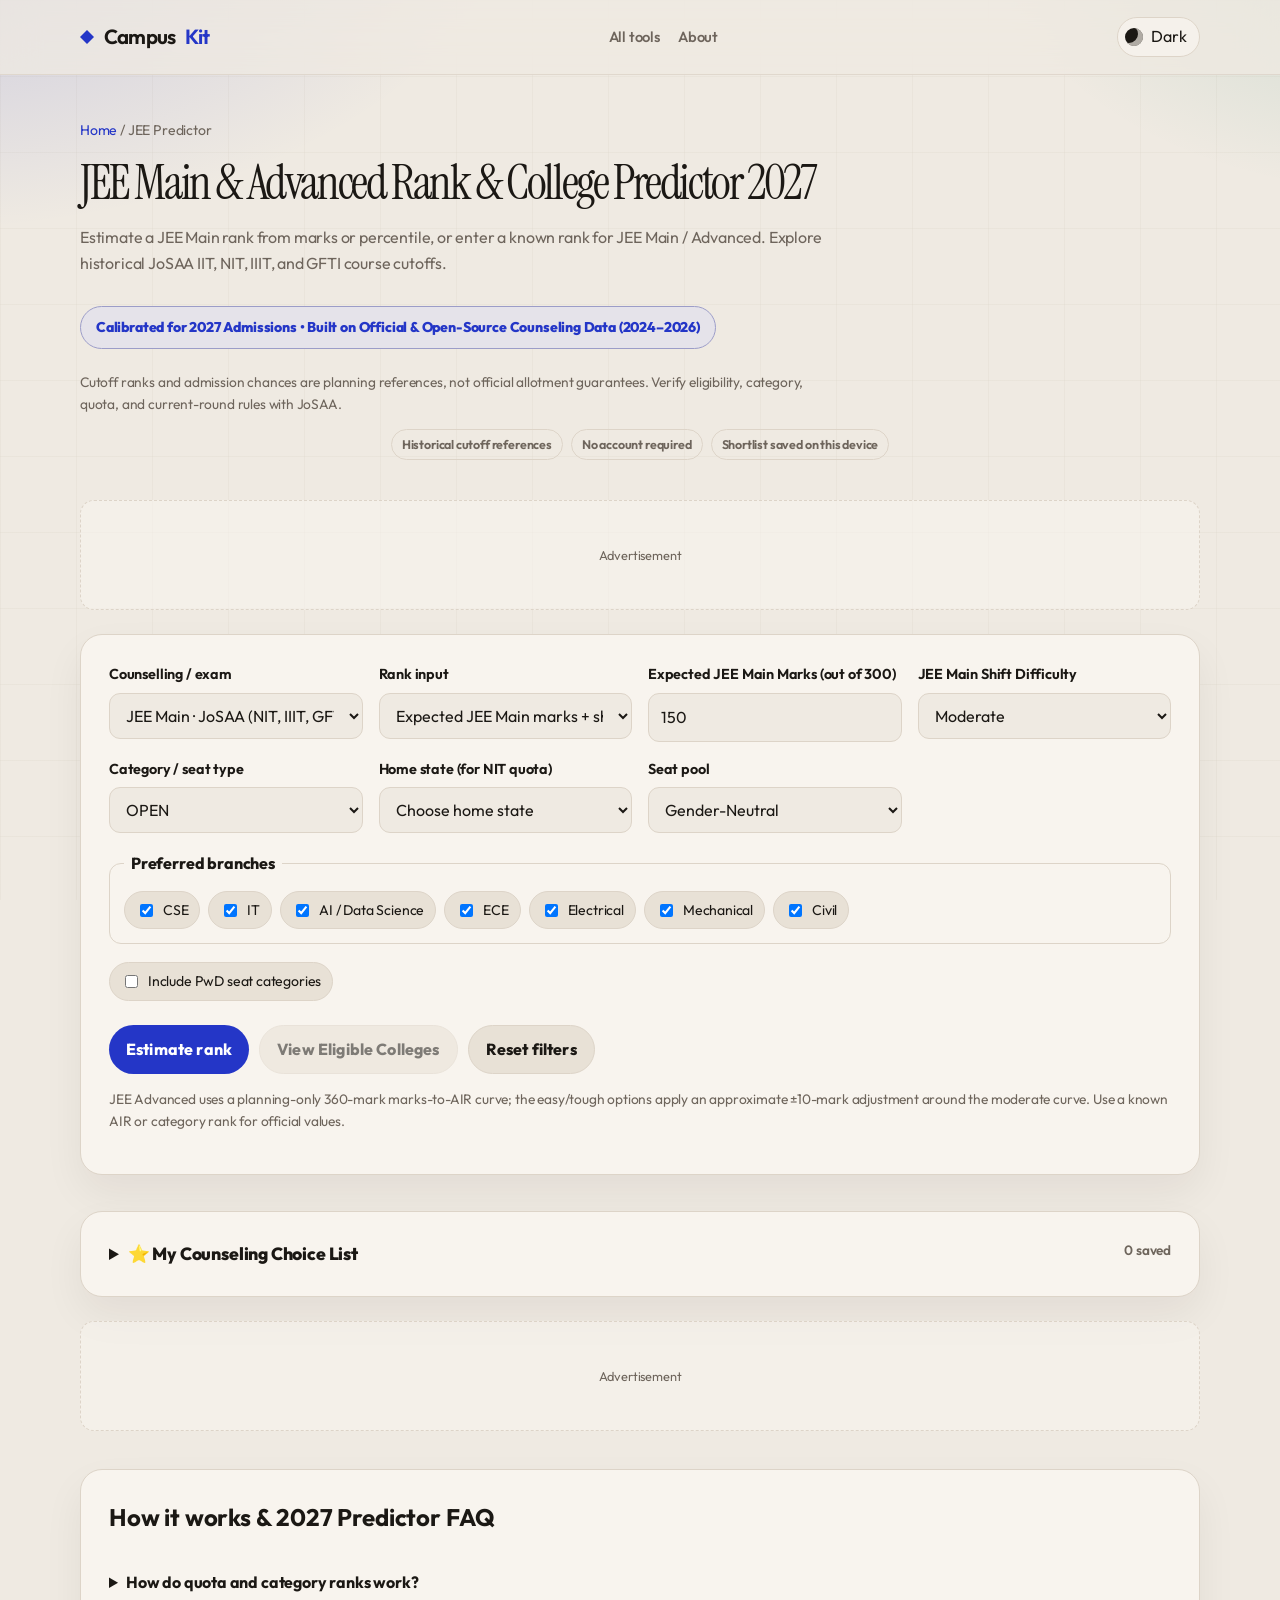
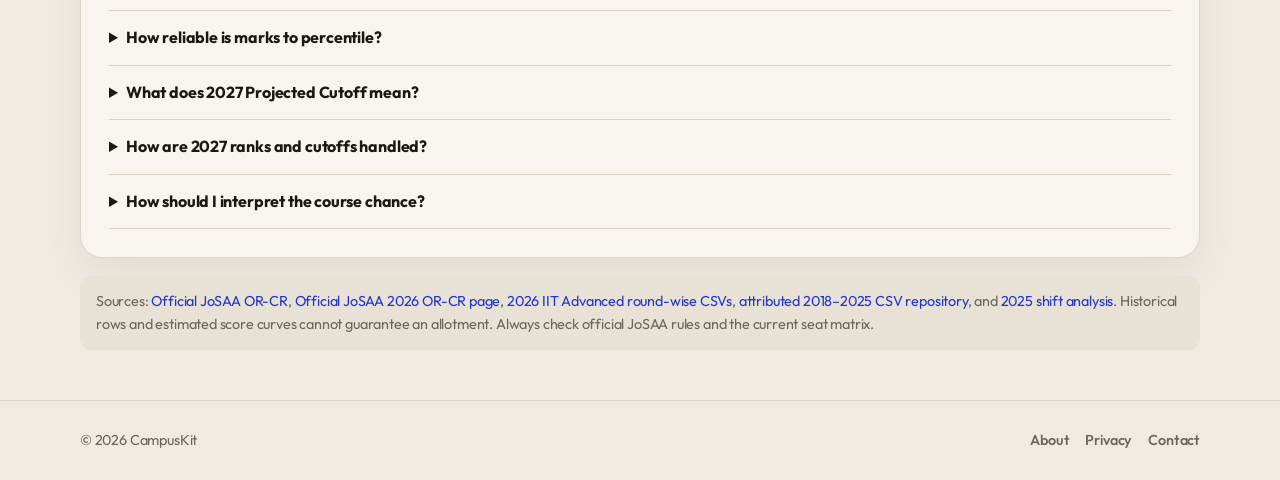
<file: tools/jee-predictor.html>
<!doctype html>
<html lang="en"><head><meta charset="utf-8"><meta name="viewport" content="width=device-width,initial-scale=1"><meta name="description" content="JEE Main and Advanced rank and college predictor for 2027 admission planning using historical JoSAA cutoff data."><title>JEE Main &amp; Advanced Rank &amp; College Predictor 2027 - CampusKit</title><link rel="stylesheet" href="../css/style.css"><link rel="stylesheet" href="../css/atmosphere.css"><script defer src="../js/main.js"></script><script defer src="../js/predictors.js"></script>
<script async src="https://www.googletagmanager.com/gtm.js?id=GTM-5PMVJVWL"></script>
<script>
  window.dataLayer = window.dataLayer || [];
  function gtag(){dataLayer.push(arguments);}
  gtag('js', new Date());
</script>
</head>
<body><header class="site-header"><div class="container nav"><a class="brand" href="../index.html">Campus<span>Kit</span></a><nav class="nav-links"><a href="../index.html">All tools</a><a href="../about.html">About</a></nav><button class="theme-toggle" data-theme-toggle>🌙 Dark</button></div></header>
<main class="container predictor" data-predictor="jee"><section class="page-hero"><div class="breadcrumbs"><a href="../index.html">Home</a> / JEE Predictor</div><h1>JEE Main &amp; Advanced Rank &amp; College Predictor 2027</h1><p>Estimate a JEE Main rank from marks or percentile, or enter a known rank for JEE Main / Advanced. Explore historical JoSAA IIT, NIT, IIIT, and GFTI course cutoffs.</p><div class="predictor-2027-badge">Calibrated for 2027 Admissions • Built on Official &amp; Open-Source Counseling Data (2024–2026)</div><p class="small">Cutoff ranks and admission chances are planning references, not official allotment guarantees. Verify eligibility, category, quota, and current-round rules with JoSAA.</p><div class="predictor-trust"><span>Historical cutoff references</span><span>No account required</span><span>Shortlist saved on this device</span></div></section>
<div class="ad-slot">Advertisement</div><form id="jee-form" class="panel predictor-form"><div class="form-grid">
<div class="field"><label for="jee-exam">Counselling / exam</label><select id="jee-exam"><option value="main">JEE Main · JoSAA (NIT, IIIT, GFTI)</option><option value="advanced">JEE Advanced · JoSAA (IIT)</option></select></div>
<div class="field"><label for="jee-input-mode">Rank input</label><select id="jee-input-mode"><option value="marks">Expected JEE Main marks + shift</option><option value="percentile">Known JEE Main percentile</option><option value="air">Known AIR / category rank</option></select></div>
<div class="field jee-marks-field"><label id="jee-marks-label" for="jee-marks">Expected JEE Main Marks (out of 300)</label><input id="jee-marks" type="number" min="0" max="300" value="150" placeholder="e.g. 165"></div>
<div class="field jee-shift-field"><label id="jee-shift-label" for="jee-shift">JEE Main Shift Difficulty</label><select id="jee-shift"><option value="moderate">Moderate</option><option value="easy">Easy</option><option value="tough">Tough</option></select></div>
<div class="field jee-percentile-field" hidden><label for="jee-percentile">Percentile (0–100)</label><input id="jee-percentile" type="number" min="0" max="100" step="0.0001"></div>
<div class="field jee-air-field" hidden><label id="jee-rank-label" for="jee-rank">Rank</label><input id="jee-rank" type="number" min="1" placeholder="AIR for OPEN; category rank for reserved seats"></div>
<div class="field"><label for="jee-category">Category / seat type</label><select id="jee-category"><option value="OPEN">OPEN</option><option value="EWS">EWS</option><option value="OBC-NCL">OBC-NCL</option><option value="SC">SC</option><option value="ST">ST</option></select></div>
<div class="field" id="jee-home-state-field"><label for="jee-home-state">Home state (for NIT quota)</label><select id="jee-home-state" required><option value="">Choose home state</option><option>Andhra Pradesh</option><option>Arunachal Pradesh</option><option>Assam</option><option>Bihar</option><option>Chhattisgarh</option><option>Delhi</option><option>Goa</option><option>Gujarat</option><option>Haryana</option><option>Himachal Pradesh</option><option>Jammu and Kashmir</option><option>Ladakh</option><option>Jharkhand</option><option>Karnataka</option><option>Kerala</option><option>Madhya Pradesh</option><option>Maharashtra</option><option>Manipur</option><option>Meghalaya</option><option>Mizoram</option><option>Nagaland</option><option>Odisha</option><option>Punjab</option><option>Puducherry</option><option>Rajasthan</option><option>Sikkim</option><option>Tamil Nadu</option><option>Telangana</option><option>Tripura</option><option>Uttar Pradesh</option><option>Uttarakhand</option><option>West Bengal</option></select><span id="jee-advanced-quota-note" class="small" hidden>All 23 IITs admit via All-India (AI) Quota.</span></div>
<div class="field"><label for="jee-gender">Seat pool</label><select id="jee-gender"><option value="Gender-Neutral">Gender-Neutral</option><option value="Female-only (including Supernumerary)">Female-Only</option></select></div>

</div><fieldset class="choice-fieldset"><legend>Preferred branches</legend><div class="choice-chips"><label><input type="checkbox" name="jee-branch" value="CSE" checked> CSE</label><label><input type="checkbox" name="jee-branch" value="IT" checked> IT</label><label><input type="checkbox" name="jee-branch" value="AI/DS" checked> AI / Data Science</label><label><input type="checkbox" name="jee-branch" value="ECE" checked> ECE</label><label><input type="checkbox" name="jee-branch" value="EE" checked> Electrical</label><label><input type="checkbox" name="jee-branch" value="Mechanical" checked> Mechanical</label><label><input type="checkbox" name="jee-branch" value="Civil" checked> Civil</label></div></fieldset>
<label class="inline-check"><input id="jee-pwd" type="checkbox"> Include PwD seat categories</label><div class="button-row"><button class="button" type="submit">Estimate rank</button><button class="button secondary" id="jee-view-colleges" type="button" disabled>View Eligible Colleges</button><button class="button secondary" type="reset">Reset filters</button></div><p class="small">JEE Advanced uses a planning-only 360-mark marks-to-AIR curve; the easy/tough options apply an approximate ±10-mark adjustment around the moderate curve. Use a known AIR or category rank for official values.</p></form>
<section class="stats-grid" id="jee-stats" aria-live="polite"></section>
<section class="panel predictor-results" id="jee-result-panel" hidden><div class="section-heading"><div><h2>2027 Projected Cutoff Matches</h2><p id="jee-result-note">Enter your details to see matching records.</p></div></div><div class="table-controls"><label class="search-field">Search college / city / branch <input id="jee-search" type="search" placeholder="e.g. Trichy, CSE"></label><label class="sort-field">Sort results by <select id="jee-sort"><option value="rank">Best Rank Match</option><option value="branch-lpa">Highest Branch Avg LPA</option><option value="peak-lpa">Highest College Peak LPA</option></select></label><div class="chance-filters" role="group" aria-label="Admission chance filter"><button class="filter-btn active" data-chance-filter="all">All</button><button class="filter-btn" data-chance-filter="Safe">Safe</button><button class="filter-btn" data-chance-filter="Moderate">Moderate</button><button class="filter-btn" data-chance-filter="Ambitious">Ambitious</button></div></div><div class="college-cards" id="jee-results"><p class="empty-state">Enter your details to estimate a rank before viewing college cards.</p></div></section>
<details class="panel choice-drawer" id="jee-choice-drawer"><summary>⭐ My Counseling Choice List <span id="jee-choice-count">0 saved</span></summary><p class="small">Saved on this device. Use the arrows to set option-entry priority.</p><div id="jee-choice-list"></div><div class="button-row"><button class="button secondary" id="jee-export-csv" type="button">Download CSV</button><button class="button secondary" data-print-choices="jee" type="button">Print / Save as PDF</button><button class="button secondary" id="jee-clear-choices" type="button">Clear list</button></div></details>
<div class="ad-slot">Advertisement</div><section class="panel faq"><h2>How it works &amp; 2027 Predictor FAQ</h2><details><summary>How do quota and category ranks work?</summary><p>JoSAA publishes separate OR-CR rows by institute, program, quota, seat category, and gender pool. OPEN cutoffs use CRL; reserved and PwD seats use their published respective category rank. The predictor matches those same row dimensions.</p></details><details><summary>How reliable is marks to percentile?</summary><p>NTA does not publish a deterministic marks-to-percentile curve. CampusKit interpolates 2025 post-exam shift analysis and estimates AIR using the 2025 candidate pool; shifts and years differ.</p></details><details><summary>What does 2027 Projected Cutoff mean?</summary><p>Each course uses the latest available official or attributed cutoff record, preferring 2026 and its latest available round. If no 2026 row exists for that course and seat type, the badge identifies the latest available older-year record as its basis.</p></details><details><summary>How are 2027 ranks and cutoffs handled?</summary><p>JEE Main marks are mapped through estimated 2025 shift curves, then percentile is translated into a 2027 planning rank range using 1.45-1.55 million candidate scenarios. This is not an official NTA prediction. The dataset uses the latest available JoSAA cutoff row per course, including 2026 IIT Advanced rounds and older source years where 2026 records are unavailable.</p></details><details><summary>How should I interpret the course chance?</summary><p>Course chances are rank-versus-closing-rank heuristics for scanning choices, not calibrated admission probabilities or seat guarantees. Preparatory and non-comparable rank rows are labeled reference-only.</p></details></section>
<p class="notice">Sources: <a href="https://josaa.nic.in/or-cr/" target="_blank" rel="noopener">Official JoSAA OR-CR</a>, <a href="https://josaa.nic.in/document/opening-and-closing-ranks-2026/" target="_blank" rel="noopener">Official JoSAA 2026 OR-CR page</a>, <a href="https://github.com/HarinManiK/cutoff_lens/tree/main/data" target="_blank" rel="noopener">2026 IIT Advanced round-wise CSVs</a>, <a href="https://github.com/JIGGLEO/JOSAA-CUTOFF_DATASET" target="_blank" rel="noopener">attributed 2018–2025 CSV repository</a>, and <a href="https://www.jeeinfo.in/jee-main/marks-vs-percentile-2025/" target="_blank" rel="noopener">2025 shift analysis</a>. Historical rows and estimated score curves cannot guarantee an allotment. Always check official JoSAA rules and the current seat matrix.</p></main>
<footer class="site-footer"><div class="container footer-inner"><span>© <span data-year></span> CampusKit</span><div class="footer-links"><a href="../about.html">About</a><a href="../privacy.html">Privacy</a><a href="../contact.html">Contact</a></div></div></footer></body></html>
</file>
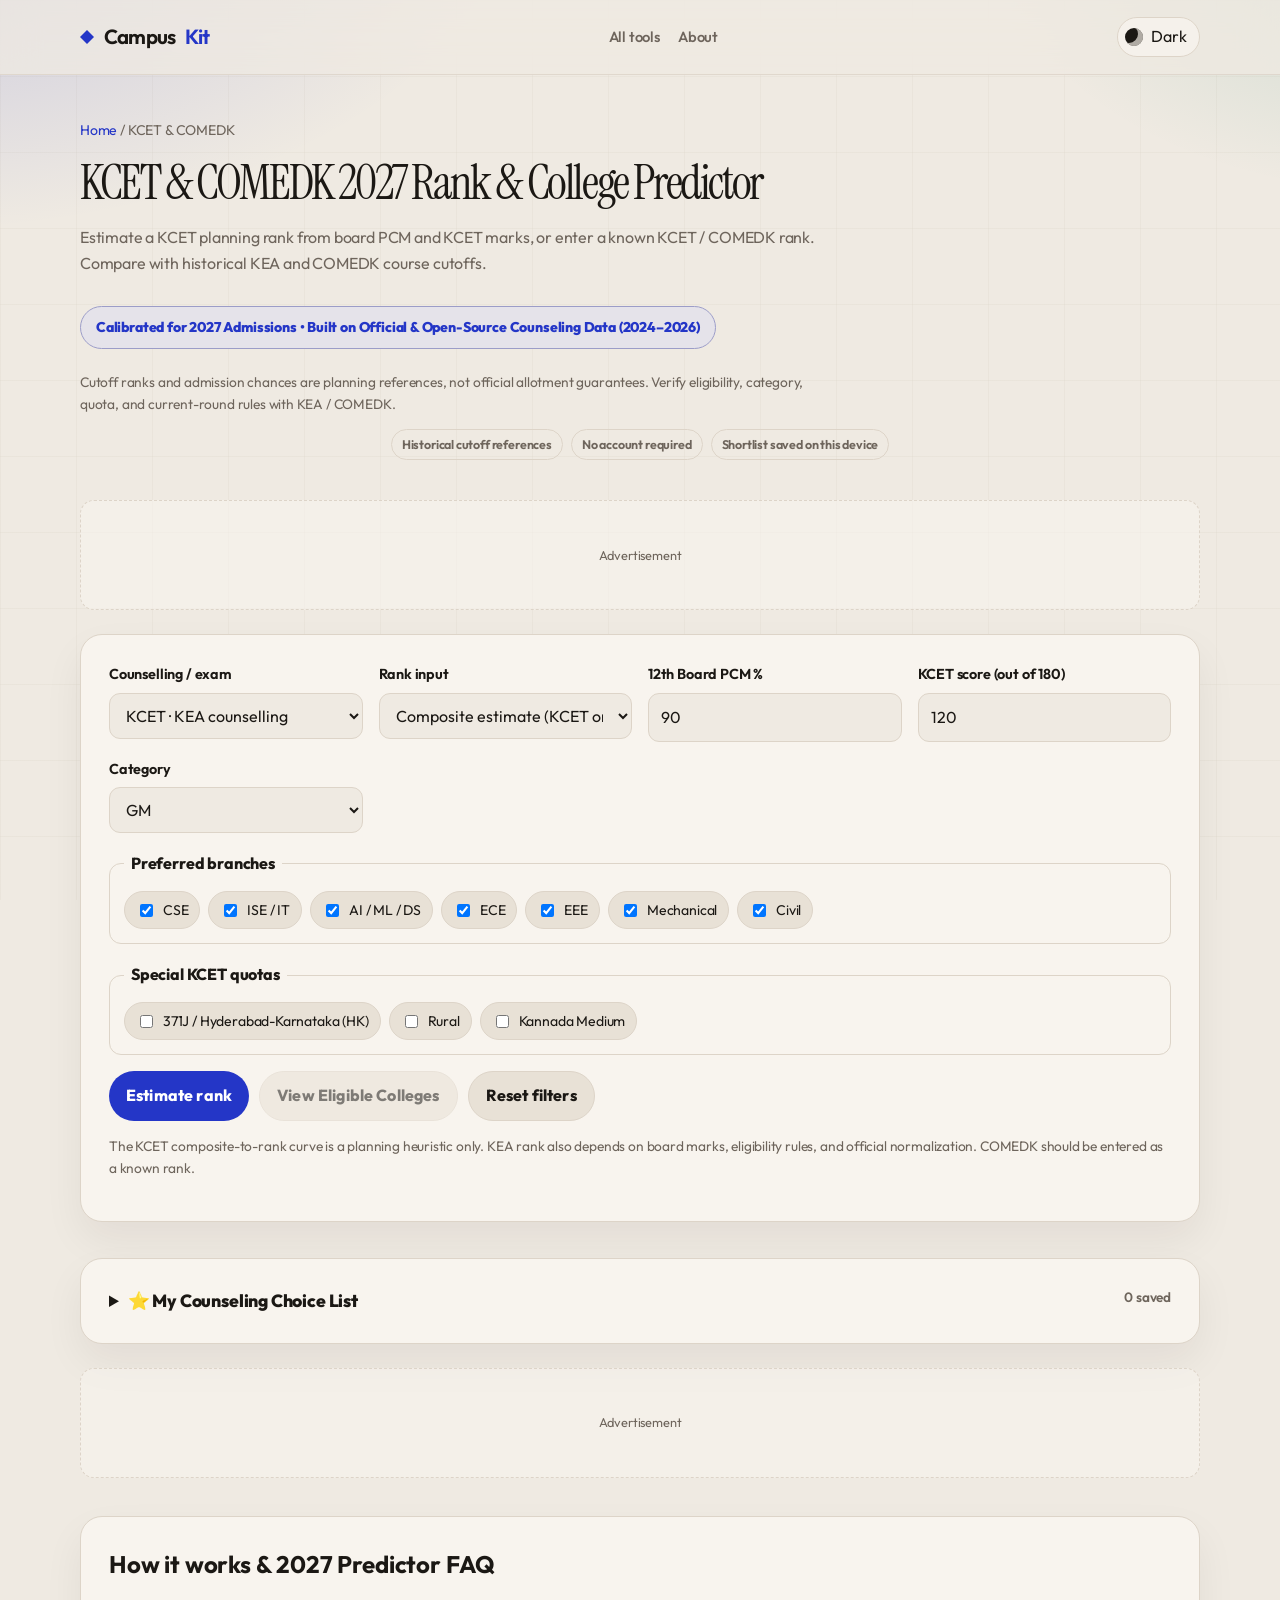
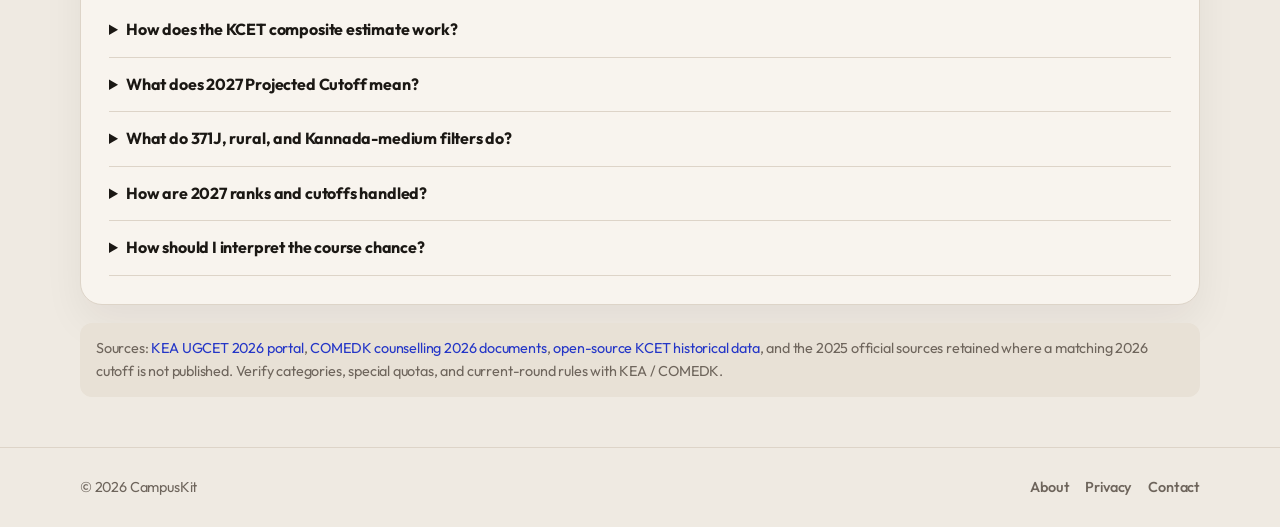
<file: tools/kcet-predictor.html>
<!doctype html>
<html lang="en"><head><meta charset="utf-8"><meta name="viewport" content="width=device-width,initial-scale=1"><meta name="description" content="KCET and COMEDK 2027 rank and college predictor with composite rank estimates and historical engineering cutoffs."><title>KCET &amp; COMEDK 2027 Rank &amp; College Predictor - CampusKit</title><link rel="stylesheet" href="../css/style.css"><link rel="stylesheet" href="../css/atmosphere.css"><script defer src="../js/main.js"></script><script defer src="../js/predictors.js"></script>
<script async src="https://www.googletagmanager.com/gtm.js?id=GTM-5PMVJVWL"></script>
<script>
  window.dataLayer = window.dataLayer || [];
  function gtag(){dataLayer.push(arguments);}
  gtag('js', new Date());
</script>
</head>
<body><header class="site-header"><div class="container nav"><a class="brand" href="../index.html">Campus<span>Kit</span></a><nav class="nav-links"><a href="../index.html">All tools</a><a href="../about.html">About</a></nav><button class="theme-toggle" data-theme-toggle>🌙 Dark</button></div></header>
<main class="container predictor" data-predictor="kcet"><section class="page-hero"><div class="breadcrumbs"><a href="../index.html">Home</a> / KCET &amp; COMEDK</div><h1>KCET &amp; COMEDK 2027 Rank &amp; College Predictor</h1><p>Estimate a KCET planning rank from board PCM and KCET marks, or enter a known KCET / COMEDK rank. Compare with historical KEA and COMEDK course cutoffs.</p><div class="predictor-2027-badge">Calibrated for 2027 Admissions • Built on Official &amp; Open-Source Counseling Data (2024–2026)</div><p class="small">Cutoff ranks and admission chances are planning references, not official allotment guarantees. Verify eligibility, category, quota, and current-round rules with KEA / COMEDK.</p><div class="predictor-trust"><span>Historical cutoff references</span><span>No account required</span><span>Shortlist saved on this device</span></div></section>
<div class="ad-slot">Advertisement</div><form id="kcet-form" class="panel predictor-form"><div class="form-grid">
<div class="field"><label for="kcet-exam">Counselling / exam</label><select id="kcet-exam"><option value="KCET">KCET · KEA counselling</option><option value="COMEDK">COMEDK UGET</option></select></div><div class="field"><label for="kcet-input-mode">Rank input</label><select id="kcet-input-mode"><option value="composite">Composite estimate (KCET only)</option><option value="rank">Known rank</option></select></div>
<div class="field kcet-composite-field"><label for="kcet-board">12th Board PCM %</label><input id="kcet-board" type="number" min="0" max="100" step="0.01" value="90"></div><div class="field kcet-composite-field"><label for="kcet-marks">KCET score (out of 180)</label><input id="kcet-marks" type="number" min="0" max="180" value="120"></div><div class="field kcet-rank-field" hidden><label for="kcet-rank">Known rank</label><input id="kcet-rank" type="number" min="1"></div>
<div class="field"><label for="kcet-category">Category</label><select id="kcet-category"><option value="GM">GM</option><option value="1G">1G</option><option value="2AG">2AG</option><option value="2BG">2BG</option><option value="3AG">3AG</option><option value="3BG">3BG</option><option value="SCG">SCG</option><option value="STG">STG</option><option value="KKR">COMEDK KKR</option></select></div>
</div>
<fieldset class="choice-fieldset"><legend>Preferred branches</legend><div class="choice-chips"><label><input type="checkbox" name="kcet-branch" value="CSE" checked> CSE</label><label><input type="checkbox" name="kcet-branch" value="IT" checked> ISE / IT</label><label><input type="checkbox" name="kcet-branch" value="AI/DS" checked> AI / ML / DS</label><label><input type="checkbox" name="kcet-branch" value="ECE" checked> ECE</label><label><input type="checkbox" name="kcet-branch" value="EE" checked> EEE</label><label><input type="checkbox" name="kcet-branch" value="Mechanical" checked> Mechanical</label><label><input type="checkbox" name="kcet-branch" value="Civil" checked> Civil</label></div></fieldset>
<fieldset class="choice-fieldset"><legend>Special KCET quotas</legend><div class="choice-chips"><label><input id="kcet-hk" type="checkbox"> 371J / Hyderabad-Karnataka (HK)</label><label><input id="kcet-rural" type="checkbox"> Rural</label><label><input id="kcet-kannada" type="checkbox"> Kannada Medium</label></div></fieldset><div class="button-row"><button class="button" type="submit">Estimate rank</button><button class="button secondary" id="kcet-view-colleges" type="button" disabled>View Eligible Colleges</button><button class="button secondary" type="reset">Reset filters</button></div><p class="small">The KCET composite-to-rank curve is a planning heuristic only. KEA rank also depends on board marks, eligibility rules, and official normalization. COMEDK should be entered as a known rank.</p><p id="kcet-comedk-data-note" class="small" hidden></p></form>
<section class="stats-grid" id="kcet-stats" aria-live="polite"></section><section class="panel predictor-results" id="kcet-result-panel" hidden><div class="section-heading"><div><h2>2027 Projected Cutoff Matches</h2><p id="kcet-result-note">Enter rank details to see matching records.</p></div></div><div class="table-controls"><label class="search-field">Search college / city / branch <input id="kcet-search" type="search" placeholder="e.g. Bengaluru, AI/ML"></label><label class="sort-field">Sort results by <select id="kcet-sort"><option value="rank">Best Rank Match</option><option value="branch-lpa">Highest Branch Avg LPA</option><option value="peak-lpa">Highest College Peak LPA</option></select></label><div class="chance-filters" role="group" aria-label="Admission chance filter"><button class="filter-btn active" data-chance-filter="all">All</button><button class="filter-btn" data-chance-filter="Safe">Safe</button><button class="filter-btn" data-chance-filter="Moderate">Moderate</button><button class="filter-btn" data-chance-filter="Ambitious">Ambitious</button></div></div><div class="college-cards" id="kcet-results"><p class="empty-state">Enter your details to estimate rank before viewing college cards.</p></div></section>
<details class="panel choice-drawer" id="kcet-choice-drawer"><summary>⭐ My Counseling Choice List <span id="kcet-choice-count">0 saved</span></summary><p class="small">Saved locally in this browser; order the list with the arrows.</p><div id="kcet-choice-list"></div><div class="button-row"><button class="button secondary" id="kcet-export-csv" type="button">Download CSV</button><button class="button secondary" data-print-choices="kcet" type="button">Print / Save as PDF</button><button class="button secondary" id="kcet-clear-choices" type="button">Clear list</button></div></details><div class="ad-slot">Advertisement</div>
<section class="panel faq"><h2>How it works &amp; 2027 Predictor FAQ</h2><details><summary>How does the KCET composite estimate work?</summary><p>It averages the board PCM percentage with KCET marks converted to a percentage, then applies a broad historical rank heuristic. It is not KEA's official rank formula and should not be used as a guaranteed rank.</p></details><details><summary>What does 2027 Projected Cutoff mean?</summary><p>Each course uses its latest available cutoff row, preferring the 2026 counseling round where published. If 2026 data is unavailable for that course and category, the latest older record is retained and identified as the basis.</p></details><details><summary>What do 371J, rural, and Kannada-medium filters do?</summary><p>KEA source columns distinguish HK seats and suffixes such as R and K. The page preserves the source categories and filters those columns directly; eligibility rules are set by KEA.</p></details><details><summary>How are 2027 ranks and cutoffs handled?</summary><p>The KCET composite estimate uses 50% board PCM and 50% normalized KCET marks, then a broad planning heuristic to estimate a rank range with an approximate +/-15% planning band. It is not KEA's official rank formula. Cutoff records retain the latest year and round, category, and quota published by KEA or COMEDK where available.</p></details><details><summary>How should I interpret the course chance?</summary><p>Course chances are rank-versus-closing-rank heuristics, not calibrated admission probabilities or seat guarantees. Confirm category, quota, special eligibility, and current-round rules with KEA / COMEDK.</p></details></section>
<p class="notice">Sources: <a href="https://cetonline.karnataka.gov.in/kea/ugcet2026" target="_blank" rel="noopener">KEA UGCET 2026 portal</a>, <a href="https://www.comedk.org/counselling-document-2026" target="_blank" rel="noopener">COMEDK counselling 2026 documents</a>, <a href="https://github.com/avantifellows/college-predictor/tree/main/public/data/KCET" target="_blank" rel="noopener">open-source KCET historical data</a>, and the 2025 official sources retained where a matching 2026 cutoff is not published. Verify categories, special quotas, and current-round rules with KEA / COMEDK.</p></main>
<footer class="site-footer"><div class="container footer-inner"><span>© <span data-year></span> CampusKit</span><div class="footer-links"><a href="../about.html">About</a><a href="../privacy.html">Privacy</a><a href="../contact.html">Contact</a></div></div></footer></body></html>
</file>
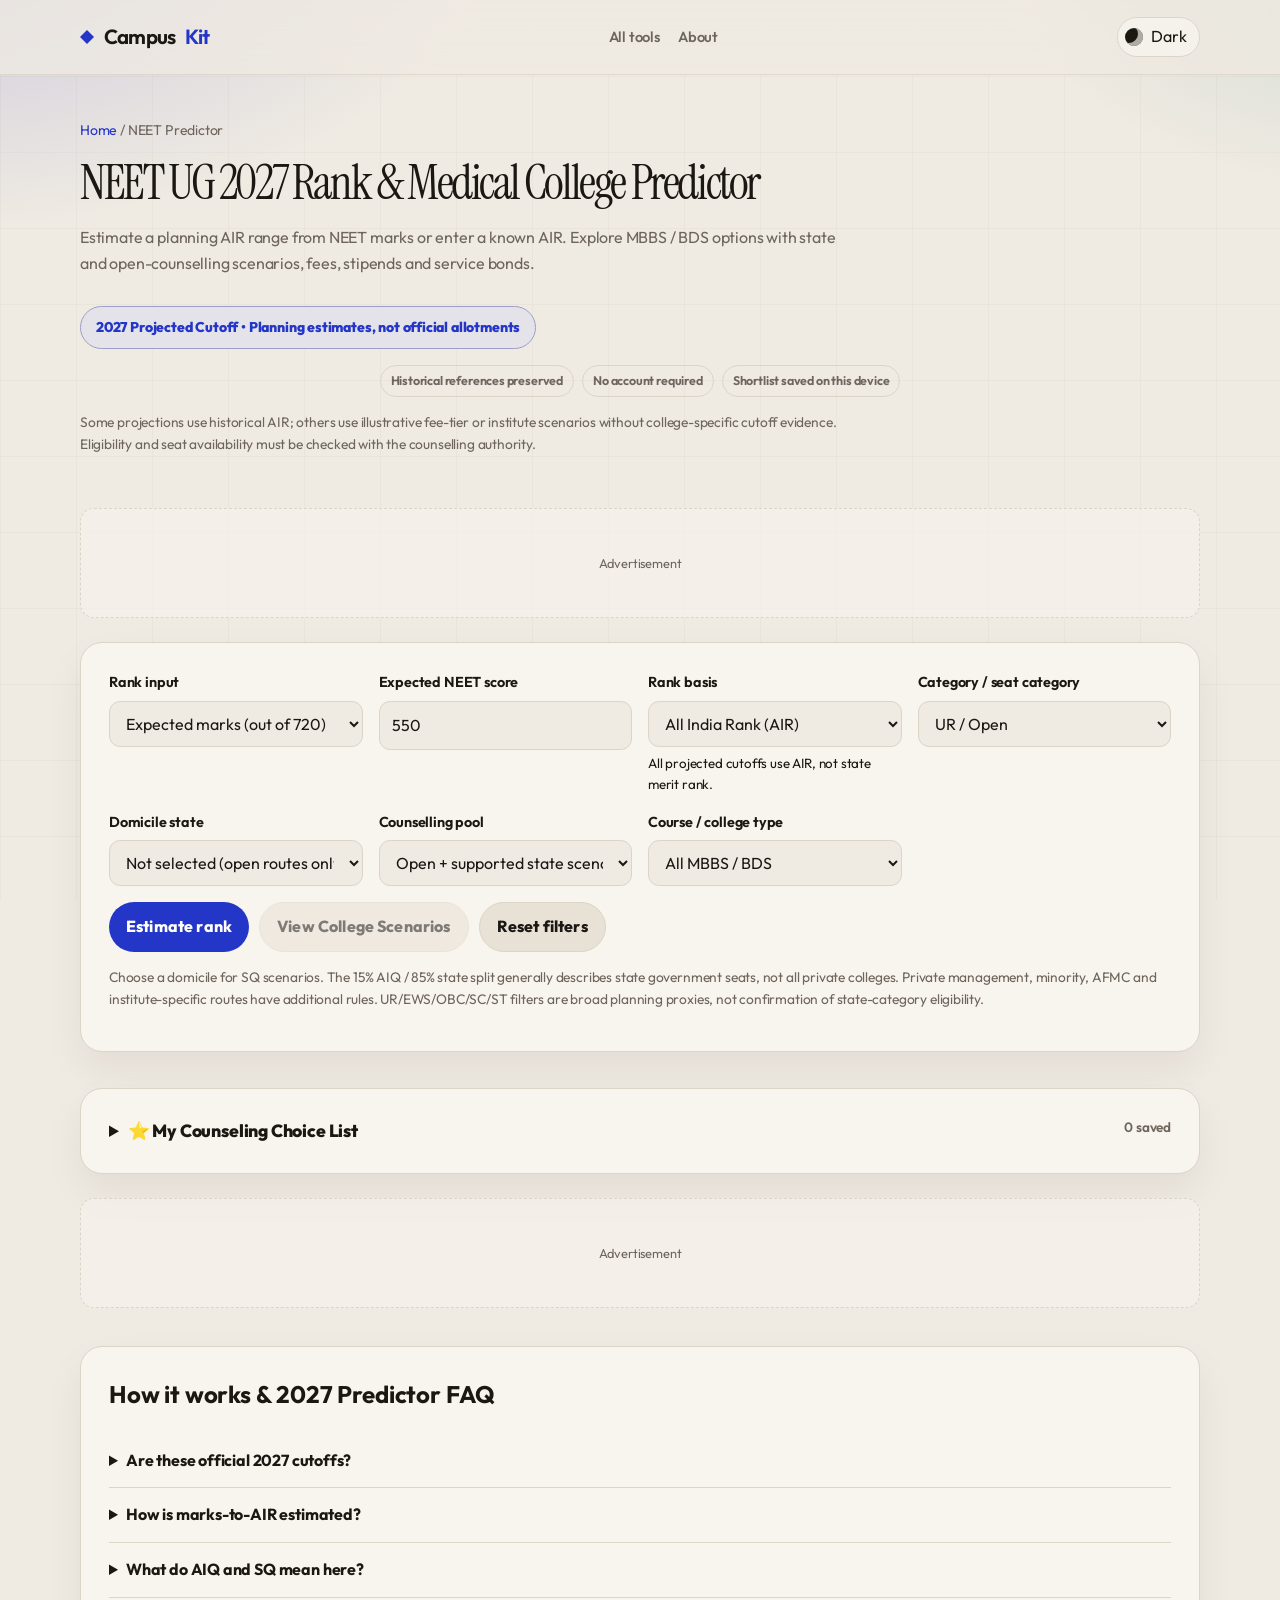
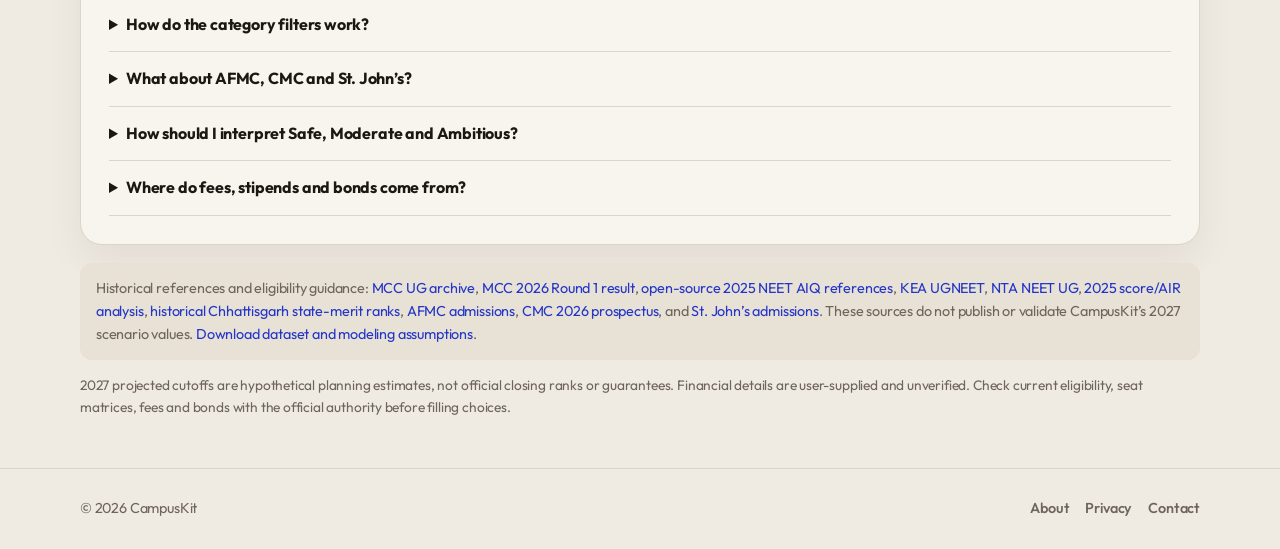
<file: tools/neet-predictor.html>
<!doctype html>
<html lang="en"><head><meta charset="utf-8"><meta name="viewport" content="width=device-width,initial-scale=1"><meta name="description" content="Explore 2027 projected NEET MBBS and BDS cutoff scenarios, fees, stipends and service bonds. Plan a college shortlist with clearly labeled estimates."><title>NEET UG 2027 Rank &amp; Medical College Predictor - CampusKit</title><link rel="stylesheet" href="../css/style.css"><link rel="stylesheet" href="../css/atmosphere.css"><script defer src="../js/main.js"></script><script defer src="../js/predictors.js"></script>
<script async src="https://www.googletagmanager.com/gtm.js?id=GTM-5PMVJVWL"></script>
<script>
  window.dataLayer = window.dataLayer || [];
  function gtag(){dataLayer.push(arguments);}
  gtag('js', new Date());
</script>
</head>
<body><header class="site-header"><div class="container nav"><a class="brand" href="../index.html">Campus<span>Kit</span></a><nav class="nav-links"><a href="../index.html">All tools</a><a href="../about.html">About</a></nav><button class="theme-toggle" data-theme-toggle>🌙 Dark</button></div></header>
<main class="container predictor" data-predictor="neet"><section class="page-hero"><div class="breadcrumbs"><a href="../index.html">Home</a> / NEET Predictor</div><h1>NEET UG 2027 Rank &amp; Medical College Predictor</h1><p>Estimate a planning AIR range from NEET marks or enter a known AIR. Explore MBBS / BDS options with state and open-counselling scenarios, fees, stipends and service bonds.</p><div class="predictor-2027-badge">2027 Projected Cutoff • Planning estimates, not official allotments</div><div class="predictor-trust"><span>Historical references preserved</span><span>No account required</span><span>Shortlist saved on this device</span></div><p class="small">Some projections use historical AIR; others use illustrative fee-tier or institute scenarios without college-specific cutoff evidence. Eligibility and seat availability must be checked with the counselling authority.</p></section>
<div class="ad-slot">Advertisement</div><form id="neet-form" class="panel predictor-form"><div class="form-grid">
<div class="field"><label for="neet-input-mode">Rank input</label><select id="neet-input-mode"><option value="marks">Expected marks (out of 720)</option><option value="rank">Known rank</option></select></div><div class="field neet-marks-field"><label for="neet-score">Expected NEET score</label><input id="neet-score" type="number" min="0" max="720" value="550"></div><div class="field neet-rank-field" hidden><label for="neet-rank">Known rank</label><input id="neet-rank" type="number" min="1"></div>
<div class="field"><label for="neet-rank-kind">Rank basis</label><select id="neet-rank-kind"><option value="AIR">All India Rank (AIR)</option></select><small>All projected cutoffs use AIR, not state merit rank.</small></div>
<div class="field"><label for="neet-category">Category / seat category</label><select id="neet-category"><option value="UR">UR / Open</option><option value="EWS">EWS</option><option value="OBC">OBC</option><option value="SC">SC</option><option value="ST">ST</option></select></div>
<div class="field"><label for="neet-state">Domicile state</label><select id="neet-state"><option value="">Not selected (open routes only)</option><option>Andaman and Nicobar Islands</option><option>Andhra Pradesh</option><option>Arunachal Pradesh</option><option>Assam</option><option>Bihar</option><option>Chandigarh</option><option>Chhattisgarh</option><option>Dadra and Nagar Haveli and Daman and Diu</option><option>Delhi</option><option>Goa</option><option>Gujarat</option><option>Haryana</option><option>Himachal Pradesh</option><option>Jammu and Kashmir</option><option>Jharkhand</option><option>Karnataka</option><option>Kerala</option><option>Ladakh</option><option>Lakshadweep</option><option>Madhya Pradesh</option><option>Maharashtra</option><option>Manipur</option><option>Meghalaya</option><option>Mizoram</option><option>Nagaland</option><option>Odisha</option><option>Punjab</option><option>Puducherry</option><option>Rajasthan</option><option>Sikkim</option><option>Tamil Nadu</option><option>Telangana</option><option>Tripura</option><option>Uttar Pradesh</option><option>Uttarakhand</option><option>West Bengal</option></select></div>
<div class="field"><label for="neet-quota">Counselling pool</label><select id="neet-quota"><option value="all">Open + supported state scenarios</option><option value="AIQ">AIQ / central / open management</option><option value="SQ">SQ — state counselling</option></select></div>
<div class="field"><label for="neet-course">Course / college type</label><select id="neet-course"><option value="all">All MBBS / BDS</option><option value="Govt MBBS">Govt MBBS</option><option value="Deemed/Private">Deemed / Private</option><option value="BDS">BDS</option></select></div>
</div><div class="button-row"><button class="button" type="submit">Estimate rank</button><button class="button secondary" id="neet-view-colleges" type="button" disabled>View College Scenarios</button><button class="button secondary" type="reset">Reset filters</button></div><p class="small">Choose a domicile for SQ scenarios. The 15% AIQ / 85% state split generally describes state government seats, not all private colleges. Private management, minority, AFMC and institute-specific routes have additional rules. UR/EWS/OBC/SC/ST filters are broad planning proxies, not confirmation of state-category eligibility.</p></form>
<section class="stats-grid" id="neet-stats" aria-live="polite"></section><section class="panel predictor-results" id="neet-result-panel" hidden><div class="section-heading"><div><h2>2027 projected college cutoffs</h2><p id="neet-result-note" aria-live="polite">Enter your details to view planning scenarios.</p></div></div><div class="table-controls"><label class="search-field">Search college / state <input id="neet-search" type="search" placeholder="e.g. CMC, Karnataka"></label><label class="search-field neet-sort-field">Sort results <select id="neet-sort"><option value="rank">Best Rank Match</option><option value="fee">Lowest Applicable Annual Fee</option><option value="stipend">Highest Internship Stipend</option><option value="bond">No Bond First</option></select></label><label class="search-field neet-fee-field">Maximum annual fee (₹) <input id="neet-max-fee" type="number" min="0" step="10000" placeholder="No limit"></label><div class="chance-filters" role="group" aria-label="Admission chance filter"><button class="filter-btn active" data-chance-filter="all" type="button">All</button><button class="filter-btn" data-chance-filter="Safe" type="button">Safe</button><button class="filter-btn" data-chance-filter="Moderate" type="button">Moderate</button><button class="filter-btn" data-chance-filter="Ambitious" type="button">Ambitious</button></div></div><p class="small">Budgets use the applicable state or management fee, where supplied. Full original fee schedules appear on each card. Fees, stipends and bonds are user-supplied and unverified.</p><div class="college-cards" id="neet-results"><p class="empty-state">Enter your details to explore college scenarios.</p></div></section>
<details class="panel choice-drawer" id="neet-choice-drawer"><summary>⭐ My Counseling Choice List <span id="neet-choice-count">0 saved</span></summary><p class="small">2027 projected choices are planning estimates, not confirmed eligibility. Saved on this device; use arrows to set preference order. CSV exports include the projection method and historical source where available.</p><div id="neet-choice-list"></div><div class="button-row"><button class="button secondary" id="neet-export-csv" type="button">Download CSV</button><button class="button secondary" data-print-choices="neet" type="button">Print / Save as PDF</button><button class="button secondary" id="neet-clear-choices" type="button">Clear list</button></div></details><div class="ad-slot">Advertisement</div>
<section class="panel faq"><h2>How it works &amp; 2027 Predictor FAQ</h2>
<details><summary>Are these official 2027 cutoffs?</summary><p>No. Every course option is labeled <strong>2027 Projected Cutoff</strong>. Where matching 2026 counselling AIR data exists, its exact closing rank is carried forward unchanged as the 2027 planning baseline. No percentage reduction is applied. The original source year, rank, round and seat pool remain preserved. If only older evidence or a planning assumption is available, the course explicitly identifies that basis; it is not described as a verified 2026 cutoff.</p></details>
<details><summary>How is marks-to-AIR estimated?</summary><p>The score lookup retains published 2025 score/AIR bands and scales them to a hypothetical 2.3–2.5 million candidate pool (2025 baseline: 2,209,318 appeared). NTA does not publish an exact rank for every possible score. Ties, paper difficulty and candidate performance can change the result substantially.</p></details>
<details><summary>What do AIQ and SQ mean here?</summary><p>For government colleges, AIQ means all-India/central counselling; SQ means state counselling subject to domicile and reservation rules. For private colleges, the open-route label means management/open counselling and does not imply a 15% MCC allocation. State government-quota fees in private colleges are kept separate from management fees. Unsupported state routes are excluded.</p></details>
<details><summary>How do the category filters work?</summary><p>Exact matching historical category AIR is used unchanged, with 2026 data preferred where available. Missing reserved-category references use illustrative UR multipliers (EWS 1.08, OBC 1.20, SC 1.85, ST 2.10) and are labeled category scenarios. Open/management assumptions do not invent caste advantages. Candidate category in an allotment source does not by itself establish a reserved-seat entitlement. Check current state subcategories, minority status, certificates and seat availability.</p></details>
<details><summary>What about AFMC, CMC and St. John’s?</summary><p>AFMC requires separate screening and medical fitness and has service conditions; AIR alone does not predict selection. CMC Vellore has state and restricted management/minority routes. St. John’s uses KEA counselling with institute-specific categories. Their illustrative anchors are not verified closing ranks. Check each institution’s current admission notice.</p></details>
<details><summary>How should I interpret Safe, Moderate and Ambitious?</summary><p>Safe means your rank is at least 15% better than the scenario closing AIR; Moderate spans the remaining range through 15% beyond it; Ambitious extends to 20% beyond it. These are scenario comparisons, not measured probabilities, admission guarantees or confirmation of a spot-round seat.</p></details>
<details><summary>Where do fees, stipends and bonds come from?</summary><p>The supplied college lists are preserved verbatim. The primary government/state/Cat-A annual fee is stored for each college; budget filters use the applicable route’s fee. Unknown management fees are excluded when a maximum budget is set. Hostel costs, deposits and discontinuation penalties may be additional. Confirm every amount before choice filling.</p></details></section>
<p class="notice">Historical references and eligibility guidance: <a href="https://mcc.nic.in/archive-ug/" target="_blank" rel="noopener">MCC UG archive</a>, <a href="https://mcc.nic.in/document/final-allotment-result-for-round-1-of-ug-counselling-2026/" target="_blank" rel="noopener">MCC 2026 Round 1 result</a>, <a href="https://github.com/avantifellows/college-predictor/blob/main/public/data/NEETUG/NEETUG.json" target="_blank" rel="noopener">open-source 2025 NEET AIQ references</a>, <a href="https://cetonline.karnataka.gov.in/kea/ugneet2026" target="_blank" rel="noopener">KEA UGNEET</a>, <a href="https://neet.nta.nic.in/" target="_blank" rel="noopener">NTA NEET UG</a>, <a href="https://medicine.careers360.com/articles/neet-result-marks-vs-rank" target="_blank" rel="noopener">2025 score/AIR analysis</a>, <a href="https://cdnbbsr.s3waas.gov.in/s34b4edc2630fe75800ddc29a7b4070add/uploads/2025/11/202511062056440958.pdf" target="_blank" rel="noopener">historical Chhattisgarh state-merit ranks</a>, <a href="https://afmc.nic.in/MBBSAdmission" target="_blank" rel="noopener">AFMC admissions</a>, <a href="https://ext.cmcvellore.edu.in/wp-content/uploads/sites/14/2026/02/college-prospectus-23-02-2026.pdf" target="_blank" rel="noopener">CMC 2026 prospectus</a>, and <a href="https://www.stjohns.in/medicalcollege/announcements/mbbs-admissions-20262027-document-verification-notice" target="_blank" rel="noopener">St. John’s admissions</a>. These sources do not publish or validate CampusKit’s 2027 scenario values. <a href="../data/neet-cutoffs.json" download>Download dataset and modeling assumptions</a>.</p><p class="small counseling-disclaimer">2027 projected cutoffs are hypothetical planning estimates, not official closing ranks or guarantees. Financial details are user-supplied and unverified. Check current eligibility, seat matrices, fees and bonds with the official authority before filling choices.</p></main>
<footer class="site-footer"><div class="container footer-inner"><span>© <span data-year></span> CampusKit</span><div class="footer-links"><a href="../about.html">About</a><a href="../privacy.html">Privacy</a><a href="../contact.html">Contact</a></div></div></footer></body></html>
</file>
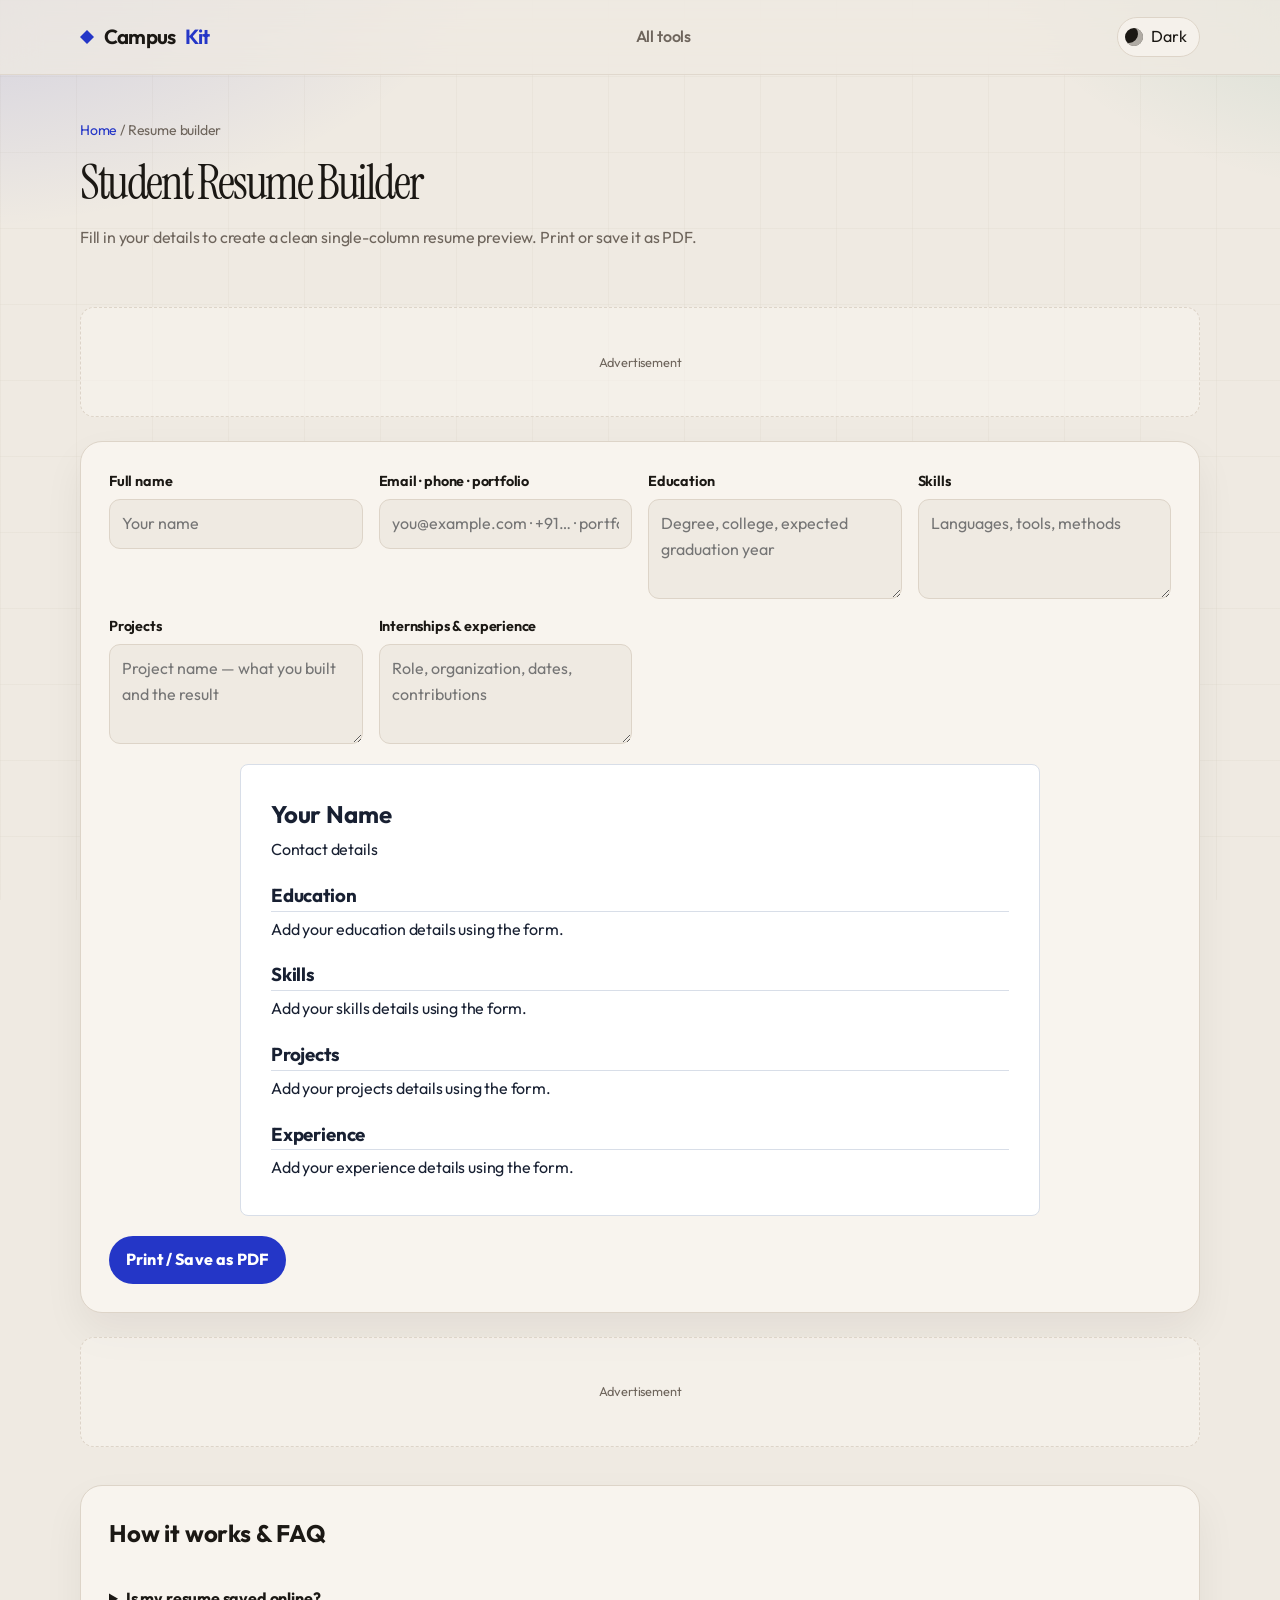
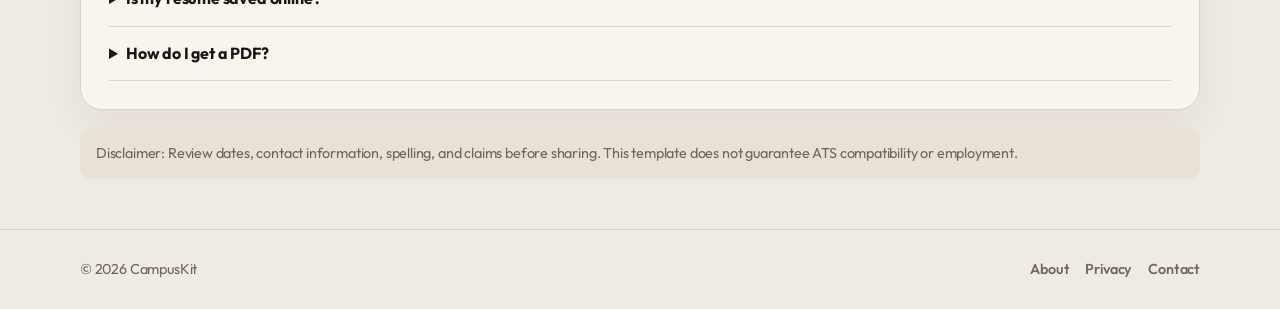
<file: tools/resume-builder.html>
<!doctype html><html lang="en"><head><meta charset="utf-8"><meta name="viewport" content="width=device-width,initial-scale=1"><title>ATS Resume Builder — CampusKit</title><link rel="stylesheet" href="../css/style.css"><link rel="stylesheet" href="../css/atmosphere.css"><script defer src="../js/main.js"></script><script defer src="../js/utilities.js"></script>
<script async src="https://www.googletagmanager.com/gtm.js?id=GTM-5PMVJVWL"></script>
<script>
  window.dataLayer = window.dataLayer || [];
  function gtag(){dataLayer.push(arguments);}
  gtag('js', new Date());
</script>
</head><body class="resume-page"><header class="site-header"><div class="container nav"><a class="brand" href="../index.html">Campus<span>Kit</span></a><a href="../index.html">All tools</a><button class="theme-toggle" data-theme-toggle>🌙 Dark</button></div></header><main class="container"><section class="page-hero"><div class="breadcrumbs"><a href="../index.html">Home</a> / Resume builder</div><h1>Student Resume Builder</h1><p>Fill in your details to create a clean single-column resume preview. Print or save it as PDF.</p></section><div class="ad-slot">Advertisement</div><section class="panel"><form id="resume-form"><div class="form-grid"><div class="field"><label for="resume-name">Full name</label><input id="resume-name" placeholder="Your name"></div><div class="field"><label for="resume-contact">Email · phone · portfolio</label><input id="resume-contact" placeholder="you@example.com · +91… · portfolio URL"></div><div class="field"><label for="resume-education">Education</label><textarea id="resume-education" placeholder="Degree, college, expected graduation year"></textarea></div><div class="field"><label for="resume-skills">Skills</label><textarea id="resume-skills" placeholder="Languages, tools, methods"></textarea></div><div class="field"><label for="resume-projects">Projects</label><textarea id="resume-projects" placeholder="Project name — what you built and the result"></textarea></div><div class="field"><label for="resume-internships">Internships &amp; experience</label><textarea id="resume-internships" placeholder="Role, organization, dates, contributions"></textarea></div></div></form><div class="resume-preview" id="resume-preview"><h2>Your Name</h2><p>Contact details</p><h3>Education</h3><p>Add your education details using the form.</p><h3>Skills</h3><p>Add your skills using the form.</p><h3>Projects</h3><p>Add your projects using the form.</p><h3>Experience</h3><p>Add internship or experience details using the form.</p></div><div class="button-row"><button class="button" data-print>Print / Save as PDF</button></div></section><div class="ad-slot">Advertisement</div><section class="panel faq"><h2>How it works &amp; FAQ</h2><details><summary>Is my resume saved online?</summary><p>No. Preview content is generated in this page and is not sent to a server.</p></details><details><summary>How do I get a PDF?</summary><p>Choose Print / Save as PDF and select your browser's PDF destination. Use standard paper settings for a single-column document.</p></details></section><p class="notice">Disclaimer: Review dates, contact information, spelling, and claims before sharing. This template does not guarantee ATS compatibility or employment.</p></main><footer class="site-footer"><div class="container footer-inner"><span>© <span data-year></span> CampusKit</span><div class="footer-links"><a href="../about.html">About</a><a href="../privacy.html">Privacy</a><a href="../contact.html">Contact</a></div></div></footer><script>document.addEventListener('DOMContentLoaded',()=>{const v=id=>document.getElementById(id).value.trim();const safe=s=>s.replace(/[&<>"']/g,c=>({'&':'&amp;','<':'&lt;','>':'&gt;','"':'&quot;',"'":'&#39;'}[c]));const render=()=>{const sections=[['Education','resume-education'],['Skills','resume-skills'],['Projects','resume-projects'],['Experience','resume-internships']];document.getElementById('resume-preview').innerHTML='<h2>'+safe(v('resume-name')||'Your Name')+'</h2><p>'+safe(v('resume-contact')||'Contact details')+'</p>'+sections.map(([title,id])=>'<h3>'+title+'</h3><p>'+safe(v(id)||'Add your '+title.toLowerCase()+' details using the form.').replace(/\n/g,'<br>')+'</p>').join('')};document.getElementById('resume-form').addEventListener('input',render);render()})</script></body></html>
</file>
<file: css/style.css>
:root{color-scheme:light;--bg:#f5f7fb;--surface:#fff;--surface-2:#eef2f8;--text:#172238;--muted:#66738a;--line:#dce3ed;--brand:#4361ee;--brand-dark:#304bd0;--accent:#11a683;--shadow:0 10px 30px #1d35570d;--radius:18px}html[data-theme=dark]{color-scheme:dark;--bg:#0e1524;--surface:#172235;--surface-2:#202e43;--text:#edf3ff;--muted:#a9b6ca;--line:#304057;--brand:#8798ff;--brand-dark:#a8b4ff;--accent:#52d6b4;--shadow:0 10px 30px #0004}*{box-sizing:border-box}html{scroll-behavior:smooth}body{margin:0;background:var(--bg);color:var(--text);font:16px/1.6 Inter,ui-sans-serif,system-ui,-apple-system,"Segoe UI",sans-serif}a{color:var(--brand);text-decoration:none}a:hover{text-decoration:underline}button,input,select,textarea{font:inherit}button,.button{cursor:pointer}.container{width:min(1120px,calc(100% - 36px));margin:auto}.site-header{position:sticky;top:0;z-index:10;background:color-mix(in srgb,var(--surface) 92%,transparent);backdrop-filter:blur(14px);border-bottom:1px solid var(--line)}.nav{height:68px;display:flex;align-items:center;justify-content:space-between;gap:16px}.brand{font-size:1.28rem;font-weight:850;letter-spacing:-.04em;color:var(--text)}.brand span{color:var(--brand)}.nav-actions{display:flex;align-items:center;gap:14px}.nav-links{display:flex;gap:18px;font-size:.92rem}.theme-toggle,.menu-toggle{border:1px solid var(--line);border-radius:999px;background:var(--surface);color:var(--text);padding:8px 12px}.hero{padding:76px 0 46px;text-align:center;background:radial-gradient(ellipse at 50% -30%,#4361ee22,transparent 65%)}.eyebrow{color:var(--brand);font-weight:750;text-transform:uppercase;letter-spacing:.12em;font-size:.76rem}.hero h1{font-size:clamp(2.25rem,6vw,4.15rem);line-height:1.08;letter-spacing:-.055em;max-width:850px;margin:14px auto}.hero p{max-width:650px;color:var(--muted);margin:16px auto 26px}.search-wrap{max-width:650px;margin:auto;position:relative}.search-wrap input{width:100%;padding:17px 20px 17px 50px;border-radius:16px;border:1px solid var(--line);background:var(--surface);color:var(--text);box-shadow:var(--shadow)}.search-icon{position:absolute;left:18px;top:15px;color:var(--muted)}.section{padding:38px 0}.section-heading{display:flex;justify-content:space-between;align-items:end;gap:20px;margin-bottom:20px}.section-heading h2{margin:0;font-size:1.7rem;letter-spacing:-.03em}.section-heading p{margin:4px 0 0;color:var(--muted)}.filters{display:flex;gap:9px;overflow:auto;padding:4px 0 14px;margin-bottom:12px}.filter-btn{white-space:nowrap;border:1px solid var(--line);background:var(--surface);color:var(--muted);border-radius:999px;padding:9px 15px}.filter-btn.active{background:var(--brand);color:white;border-color:var(--brand)}.tool-grid{display:grid;grid-template-columns:repeat(auto-fit,minmax(min(100%,245px),1fr));gap:16px}.tool-card,.panel,.info-card{background:var(--surface);border:1px solid var(--line);border-radius:var(--radius);box-shadow:var(--shadow)}.tool-card{display:block;color:var(--text);padding:21px;transition:transform .18s,border-color .18s,box-shadow .18s}.tool-card:hover{transform:translateY(-4px);border-color:var(--brand);box-shadow:0 16px 36px #304bd01a;text-decoration:none}.tool-icon{width:44px;height:44px;border-radius:13px;display:grid;place-items:center;background:var(--surface-2);font-size:1.35rem}.tool-card h3{margin:15px 0 5px;font-size:1.08rem}.tool-card p{margin:0;color:var(--muted);font-size:.93rem}.category-label{display:inline-block;margin-top:15px;color:var(--brand);font-weight:700;font-size:.78rem}.ad-slot{min-height:110px;margin:24px auto;border:1px dashed var(--line);border-radius:14px;display:grid;place-items:center;color:var(--muted);font-size:.8rem;background:color-mix(in srgb,var(--surface) 55%,transparent)}.page-hero{padding:44px 0 16px}.breadcrumbs{color:var(--muted);font-size:.88rem}.page-hero h1{font-size:clamp(2rem,5vw,3rem);letter-spacing:-.05em;line-height:1.12;margin:14px 0 8px}.page-hero p{color:var(--muted);max-width:760px}.panel{padding:clamp(18px,3vw,28px);margin:18px 0}.panel h2,.panel h3{margin-top:0}.form-grid{display:grid;grid-template-columns:repeat(auto-fit,minmax(min(100%,210px),1fr));gap:16px}.field{display:flex;flex-direction:column;gap:6px}.field label{font-weight:650;font-size:.9rem}.field input,.field select,.field textarea{width:100%;border:1px solid var(--line);border-radius:11px;padding:11px 12px;background:var(--bg);color:var(--text);min-height:46px}.field textarea{min-height:100px;resize:vertical}.field input:focus,.field select:focus,.field textarea:focus,button:focus-visible,a:focus-visible{outline:3px solid color-mix(in srgb,var(--brand) 40%,transparent);outline-offset:2px}.button{display:inline-flex;align-items:center;justify-content:center;gap:8px;background:var(--brand);color:white;border:0;border-radius:11px;padding:11px 17px;font-weight:750;text-decoration:none}.button:hover{background:var(--brand-dark);text-decoration:none;color:white}.button.secondary{background:var(--surface-2);color:var(--text);border:1px solid var(--line)}.button-row{display:flex;gap:10px;flex-wrap:wrap;margin-top:16px}.result{margin-top:18px;padding:16px;border-radius:13px;background:color-mix(in srgb,var(--accent) 11%,var(--surface));border:1px solid color-mix(in srgb,var(--accent) 35%,var(--line));display:none}.result.show{display:block}.result strong{font-size:1.15rem}.result-list{display:grid;gap:10px;margin-top:14px}.result-item{padding:14px;border:1px solid var(--line);border-radius:12px;background:var(--surface)}.tabs{display:flex;gap:8px;flex-wrap:wrap;border-bottom:1px solid var(--line);margin-bottom:18px}.tab-btn{background:none;border:0;color:var(--muted);padding:11px 13px;border-bottom:2px solid transparent;font-weight:700}.tab-btn.active{color:var(--brand);border-color:var(--brand)}[hidden]{display:none!important}.notice{padding:14px 16px;background:var(--surface-2);border-radius:12px;color:var(--muted);font-size:.9rem}.faq{margin-top:38px}.faq details{border-bottom:1px solid var(--line);padding:14px 0}.faq summary{cursor:pointer;font-weight:700}.faq details p{color:var(--muted)}.site-footer{margin-top:50px;border-top:1px solid var(--line);background:var(--surface);padding:28px 0}.footer-inner{display:flex;justify-content:space-between;gap:20px;flex-wrap:wrap;color:var(--muted);font-size:.9rem}.footer-links{display:flex;gap:16px}.empty-state{color:var(--muted);padding:28px;text-align:center;grid-column:1/-1}.resume-preview{background:#fff;color:#182032;padding:30px;max-width:800px;margin:20px auto;border:1px solid #d8dee8;border-radius:8px;min-height:300px}.resume-preview h2{margin:0}.resume-preview h3{margin:18px 0 5px;border-bottom:1px solid #d8dee8}.resume-preview p{margin:4px 0}.expense-list{display:grid;gap:8px}.expense-row{display:flex;justify-content:space-between;gap:10px;padding:10px;border:1px solid var(--line);border-radius:10px}.small{font-size:.86rem;color:var(--muted)}@media(max-width:700px){.nav-links{display:none}.hero{padding-top:52px}.section-heading{display:block}.section-heading p{margin-top:6px}.container{width:min(100% - 28px,1120px)}.ad-slot{min-height:90px}.resume-preview{padding:20px}}
@media print{body *{visibility:hidden!important}#resume-preview,#resume-preview *{visibility:visible!important}#resume-preview{position:absolute;left:0;top:0;width:100%;max-width:none;min-height:0;margin:0;padding:0;border:0;border-radius:0;box-shadow:none}}
.stats-grid{display:grid;grid-template-columns:repeat(auto-fit,minmax(160px,1fr));gap:12px;margin:18px 0}.stat-card{background:var(--surface);border:1px solid var(--line);border-radius:14px;padding:15px;box-shadow:var(--shadow)}.stat-card span{display:block;color:var(--muted);font-size:.78rem;font-weight:700;text-transform:uppercase;letter-spacing:.05em}.stat-card strong{display:block;font-size:1.35rem;margin-top:4px;overflow-wrap:anywhere}.predictor-form{margin-top:18px}.choice-fieldset{border:1px solid var(--line);border-radius:12px;padding:14px;margin:18px 0 10px}.choice-fieldset legend{font-weight:750;padding:0 7px}.choice-chips{display:flex;gap:8px;flex-wrap:wrap}.choice-chips label,.inline-check{display:inline-flex;align-items:center;gap:7px;background:var(--surface-2);border:1px solid var(--line);border-radius:999px;padding:7px 11px;font-size:.88rem}.inline-check{margin:8px 0}.table-controls{display:flex;align-items:end;gap:12px;flex-wrap:wrap;margin:14px 0}.search-field{display:flex;flex-direction:column;gap:5px;color:var(--muted);font-size:.82rem;font-weight:700}.search-field{flex:1;min-width:min(100%,230px)}.search-field input{min-height:42px;border:1px solid var(--line);background:var(--bg);color:var(--text);border-radius:9px;padding:8px 10px}.chance-filters{display:flex;gap:5px;flex-wrap:wrap}.chance-filters .filter-btn{padding:7px 10px;font-size:.84rem}.table-wrap{width:100%;overflow:auto;border:1px solid var(--line);border-radius:12px}.data-table{border-collapse:collapse;width:100%;min-width:900px;background:var(--surface);font-size:.9rem}.data-table th,.data-table td{text-align:left;padding:12px 11px;border-bottom:1px solid var(--line);vertical-align:top}.data-table th{background:var(--surface-2);position:sticky;top:0;z-index:1;color:var(--muted);font-size:.76rem;text-transform:uppercase;letter-spacing:.04em}.data-table tr:last-child td{border-bottom:0}.data-table td strong{display:block}.chance-badge{display:inline-block;border-radius:999px;padding:4px 9px;font-weight:800;font-size:.76rem;white-space:nowrap}.chance-safe{background:#11a68322;color:#087558}.chance-moderate{background:#e7a90024;color:#956400}.chance-ambitious{background:#ed745222;color:#b4452a}.chance-reference{background:var(--surface-2);color:var(--muted)}html[data-theme=dark] .chance-safe{color:#72e0bd}html[data-theme=dark] .chance-moderate{color:#ffd56e}html[data-theme=dark] .chance-ambitious{color:#ffa28b}.trend{font-size:.82rem;font-weight:750;white-space:nowrap}.trend-better{color:var(--accent)}.trend-worse{color:#dc7656}.trend-na{color:var(--muted)}.save-choice{background:transparent;border:1px solid var(--line);border-radius:9px;color:var(--text);padding:5px 8px}.save-choice.saved{color:#e3a900;border-color:#e3a900}.choice-drawer summary{cursor:pointer;font-weight:800;font-size:1.1rem}.choice-drawer summary span{float:right;color:var(--muted);font-size:.85rem;font-weight:600}.choice-item{display:grid;grid-template-columns:38px 1fr auto;align-items:center;gap:10px;padding:11px 2px;border-bottom:1px solid var(--line)}.choice-item:last-child{border-bottom:0}.choice-actions{display:flex;gap:5px}.choice-actions button{border:1px solid var(--line);border-radius:8px;background:var(--surface-2);color:var(--text);padding:5px 8px}.choice-index{color:var(--muted);font-weight:800}.data-source-note{margin:10px 0;color:var(--muted);font-size:.85rem}.campuskit-print-choices .site-header,.campuskit-print-choices main>*:not(#jee-choice-drawer):not(#neet-choice-drawer):not(#kcet-choice-drawer),.campuskit-print-choices .site-footer{display:none!important}.campuskit-print-choices .choice-drawer{display:block!important;position:absolute;inset:0;border:0;box-shadow:none}.campuskit-print-choices .choice-drawer summary,.campuskit-print-choices .choice-drawer .button-row{display:none}.campuskit-print-choices .choice-item{break-inside:avoid}@media(max-width:700px){.table-controls{align-items:stretch}.chance-filters{overflow:auto;flex-wrap:nowrap}.chance-filters .filter-btn{white-space:nowrap}.stats-grid{grid-template-columns:repeat(2,minmax(0,1fr))}.choice-drawer summary span{float:none;display:block;margin-top:5px}.choice-item{grid-template-columns:28px 1fr auto;font-size:.9rem}}@media print{.campuskit-print-choices body{background:#fff;color:#111}.campuskit-print-choices .choice-drawer{color:#111}.campuskit-print-choices .choice-item{border-color:#bbb}}
@media print{body:not(.resume-page):not(.campuskit-print-choices) *{visibility:visible!important}.campuskit-print-choices *{visibility:visible!important}}
.predictor-2027-badge{display:inline-flex;align-items:center;justify-content:center;text-align:center;margin:14px auto 8px;padding:9px 15px;border:1px solid color-mix(in srgb,var(--brand) 35%,var(--line));border-radius:999px;background:color-mix(in srgb,var(--brand) 9%,var(--surface));color:var(--brand);font-weight:800;font-size:.88rem}.predictor-trust{display:flex;justify-content:center;gap:8px;flex-wrap:wrap;margin:8px auto 0}.predictor-trust span{padding:5px 10px;border:1px solid var(--line);border-radius:999px;color:var(--muted);font-size:.78rem;font-weight:650}.predictor-results{scroll-margin-top:84px}.college-cards{display:grid;gap:12px}.college-card{overflow:hidden;border:1px solid var(--line);border-radius:15px;background:var(--surface);box-shadow:var(--shadow)}.college-card-summary{display:flex;align-items:center;justify-content:space-between;gap:18px;padding:17px 19px;cursor:pointer;list-style:none;background:var(--surface-2)}.college-card-summary::-webkit-details-marker{display:none}.college-card-summary:after{content:"⌄";color:var(--brand);font-size:1.2rem;font-weight:800}.college-card[open]>.college-card-summary:after{content:"⌃"}.college-card-title{min-width:0;display:grid;gap:3px}.college-card-title strong{font-size:1.02rem}.college-card-title small{color:var(--muted)}.college-card-meta{display:flex;justify-content:flex-end;gap:8px;flex-wrap:wrap;color:var(--muted);font-size:.8rem;text-align:right}.college-card-meta span{padding:3px 8px;border:1px solid var(--line);border-radius:999px}.course-list{padding:0 16px}.course-row{display:grid;grid-template-columns:minmax(210px,1.5fr) minmax(100px,.45fr) minmax(190px,1fr) minmax(140px,.8fr) auto;align-items:center;gap:14px;padding:15px 3px;border-top:1px solid var(--line)}.course-main,.course-rank{display:grid;gap:4px}.course-main strong{line-height:1.35}.course-rank strong{font-size:1.05rem}.course-rank .small{font-size:.74rem}.course-probability{display:grid;gap:6px}.course-chance>div{display:flex;align-items:center;gap:7px;flex-wrap:wrap;font-size:.83rem}.course-chance>div>strong{font-size:1.02rem}.probability-track{display:block;height:8px;overflow:hidden;border-radius:999px;background:var(--surface-2)}.probability-fill{display:block;height:100%;border-radius:inherit}.probability-fill.chance-safe{background:#11a683}.probability-fill.chance-moderate{background:#e7a900}.probability-fill.chance-ambitious{background:#ed7452}.course-insights{display:grid;gap:3px;color:var(--muted);font-size:.78rem}.course-insights .trend{white-space:normal}.course-save{justify-self:end}.course-save .save-choice{white-space:nowrap;font-size:.78rem;font-weight:750}.save-choice{font-size:.84rem}@media(max-width:900px){.course-row{grid-template-columns:minmax(0,1.5fr) minmax(100px,.5fr) minmax(180px,1fr);align-items:start}.course-insights{grid-column:1/3;grid-row:2;display:flex;gap:10px;flex-wrap:wrap}.course-save{grid-column:3;grid-row:2;align-self:start}.college-card-summary{align-items:flex-start}}@media(max-width:600px){.predictor-2027-badge{border-radius:13px;font-size:.8rem}.college-card-summary{display:grid;gap:9px;padding:14px}.college-card-summary:after{position:absolute;right:26px}.college-card{position:relative}.college-card-meta{justify-content:flex-start;text-align:left}.course-list{padding:0 12px}.course-row{grid-template-columns:minmax(0,1fr) auto;gap:10px;padding:13px 0}.course-main{grid-column:1/3}.course-rank{grid-column:1;grid-row:2}.course-probability{grid-column:1/3;grid-row:3}.course-insights{grid-column:1/2;grid-row:4;display:grid}.course-save{grid-column:2;grid-row:4;align-self:center}.course-chance>div{gap:5px}}

.button:disabled{opacity:.55;cursor:not-allowed}.college-card-summary:after{top:14px}
.neet-college-summary{display:flex;flex-wrap:wrap;align-items:flex-start;gap:6px;margin-top:8px;text-align:left}.neet-college-metric{display:flex;align-items:center;gap:5px;flex-wrap:wrap;padding:5px 8px;border:1px solid var(--line);border-radius:9px;background:var(--surface);color:var(--muted);font-size:.76rem;line-height:1.35}.neet-college-metric>strong{color:var(--text);font-size:.75rem}.neet-fee-options{display:flex;flex-wrap:wrap;gap:4px}.neet-fee-options>span{display:inline-flex;align-items:center;gap:3px;padding:2px 6px;border-radius:999px;background:var(--surface-2);white-space:nowrap}.neet-fee-options>span>strong{color:var(--text)}.neet-nirf-badge{background:color-mix(in srgb,var(--brand) 10%,var(--surface));border-color:color-mix(in srgb,var(--brand) 35%,var(--line));color:var(--brand);font-weight:750}.neet-data-attribution{flex-basis:100%;color:var(--muted);font-size:.7rem;line-height:1.4}
.sort-field{display:flex;flex-direction:column;gap:5px;min-width:190px;color:var(--muted);font-size:.82rem;font-weight:700}.sort-field select{min-height:42px;border:1px solid var(--line);border-radius:9px;padding:8px 10px;background:var(--bg);color:var(--text)}
.college-card-meta .placement-peak{max-width:330px;background:color-mix(in srgb,var(--brand) 8%,var(--surface));border-color:color-mix(in srgb,var(--brand) 30%,var(--line));color:var(--brand);font-weight:800;white-space:normal}
.course-package{display:grid;gap:4px}.course-package strong{font-size:.88rem;line-height:1.35;color:var(--text)}
.course-row.engineering-course-row{grid-template-columns:minmax(210px,1.4fr) minmax(100px,.45fr) minmax(130px,.7fr) minmax(190px,1fr) minmax(120px,.65fr) auto}
@media(max-width:900px){.course-row.engineering-course-row{grid-template-columns:minmax(0,1.5fr) minmax(92px,.5fr) minmax(120px,.65fr) minmax(180px,1fr) auto}.engineering-course-row .course-insights{grid-column:1/5;grid-row:2;display:flex;gap:10px;flex-wrap:wrap}.engineering-course-row .course-save{grid-column:5;grid-row:2;align-self:start}}
@media(max-width:600px){.sort-field{min-width:0;width:100%}.course-row.engineering-course-row{grid-template-columns:minmax(0,1fr) auto}.engineering-course-row .course-main{grid-column:1/3}.engineering-course-row .course-rank{grid-column:1;grid-row:2}.engineering-course-row .course-package{grid-column:2;grid-row:2}.engineering-course-row .course-probability{grid-column:1/3;grid-row:3}.engineering-course-row .course-insights{grid-column:1/2;grid-row:4;display:grid}.engineering-course-row .course-save{grid-column:2;grid-row:4;align-self:center}}
main[data-predictor="neet"] .neet-sort-field{flex:0 1 205px}main[data-predictor="neet"] .neet-fee-field{flex:0 1 220px}main[data-predictor="neet"] .neet-sort-field select,main[data-predictor="neet"] .neet-fee-field input{min-height:42px;border:1px solid var(--line);background:var(--bg);color:var(--text);border-radius:9px;padding:8px 10px}.neet-bond-badge{font-weight:750}.neet-no-bond{background:#11a68318;border-color:#11a68366;color:#087558}.neet-bond-applies{background:#e7a90020;border-color:#e7a90066;color:#956400}html[data-theme=dark] .neet-no-bond{color:#72e0bd}html[data-theme=dark] .neet-bond-applies{color:#ffd56e}
</file>
<file: css/atmosphere.css>
@import url("https://fonts.googleapis.com/css2?family=Instrument+Serif:ital@0;1&family=Outfit:wght@300;400;500;600;700&display=swap");

:root {
  --bg: #efeae2;
  --surface: #f8f4ee;
  --surface-2: #e8e1d6;
  --text: #1b1814;
  --muted: #6e655c;
  --line: #ddd4c8;
  --brand: #2436c7;
  --brand-dark: #182696;
  --accent: #0e7a62;
  --shadow: 0 18px 40px #1b18140f;
  --radius: 22px;
  --serif: "Instrument Serif", Georgia, "Times New Roman", serif;
  --sans: Outfit, ui-sans-serif, system-ui, "Segoe UI", sans-serif;
}

html[data-theme="dark"] {
  --bg: #08090e;
  --surface: #12141c;
  --surface-2: #1c2030;
  --text: #f4efe8;
  --muted: #a79e94;
  --line: #2c3344;
  --brand: #b7c2ff;
  --brand-dark: #d5dbff;
  --accent: #6ee0b8;
  --shadow: 0 18px 40px #00000055;
}

html { scroll-behavior: smooth; }

body {
  font-family: var(--sans);
  background-color: var(--bg);
  background-image:
    radial-gradient(980px 520px at -8% -10%, color-mix(in srgb, var(--brand) 20%, transparent), transparent 62%),
    radial-gradient(720px 460px at 110% -8%, color-mix(in srgb, var(--accent) 16%, transparent), transparent 58%),
    linear-gradient(color-mix(in srgb, var(--line) 28%, transparent) 1px, transparent 1px),
    linear-gradient(90deg, color-mix(in srgb, var(--line) 28%, transparent) 1px, transparent 1px);
  background-size: auto, auto, 76px 76px, 76px 76px;
  background-attachment: fixed;
  letter-spacing: -0.011em;
}

body::selection,
body *::selection {
  background: color-mix(in srgb, var(--brand) 28%, transparent);
}

h1,
.serif {
  font-family: var(--serif);
  font-weight: 400;
}

.site-header {
  background: color-mix(in srgb, var(--bg) 78%, transparent);
  border-bottom-color: color-mix(in srgb, var(--line) 80%, transparent);
  backdrop-filter: blur(18px) saturate(1.2);
}

.nav { height: 74px; }

.brand {
  display: inline-flex;
  align-items: center;
  gap: 10px;
  text-decoration: none;
  font-family: var(--sans);
  font-weight: 650;
}

.brand:hover { text-decoration: none; }

.brand::before {
  content: "";
  width: 14px;
  height: 14px;
  background: var(--brand);
  clip-path: polygon(50% 0, 100% 50%, 50% 100%, 0 50%);
  animation: mark-spin 10s linear infinite;
}

.nav-links a,
.footer-links a,
.nav > a:not(.brand) {
  color: var(--muted);
  text-decoration: none;
  font-weight: 550;
}

.nav-links a:hover,
.footer-links a:hover,
.nav > a:not(.brand):hover {
  color: var(--text);
  text-decoration: none;
}

.theme-toggle {
  display: inline-flex;
  align-items: center;
  gap: 8px;
  padding: 6px 12px 6px 7px;
  background: color-mix(in srgb, var(--surface) 80%, transparent);
  transition: border-color 0.2s ease, transform 0.2s ease;
}

.theme-toggle::before {
  content: "";
  width: 18px;
  height: 18px;
  border-radius: 50%;
  background: var(--text);
  box-shadow: inset -5px -3px 0 0 color-mix(in srgb, var(--bg) 70%, transparent);
}

html[data-theme="dark"] .theme-toggle::before {
  background: var(--brand);
  box-shadow: none;
}

.theme-toggle:hover { transform: translateY(-1px); }

.scroll-progress {
  position: fixed;
  top: 0;
  left: 0;
  z-index: 40;
  width: 100%;
  height: 2px;
  transform: scaleX(0);
  transform-origin: 0 50%;
  background: var(--brand);
  pointer-events: none;
}

.page-hero h1,
body.home .hero h1 {
  font-family: var(--serif);
  font-weight: 400;
}

.page-hero {
  animation: rise 0.8s cubic-bezier(0.16, 1, 0.3, 1) both;
}

.panel,
.stat-card,
.college-card {
  transition: transform 0.35s cubic-bezier(0.16, 1, 0.3, 1), border-color 0.25s ease;
}

.button {
  border-radius: 999px;
  letter-spacing: 0.01em;
  transition: transform 0.2s ease, background 0.2s ease;
}

html[data-theme="dark"] .button:not(.secondary) { color: #141820; }

.button:hover { transform: translateY(-2px); }

.button:active { transform: translateY(0); }

.field input,
.field select,
.field textarea,
.search-wrap input {
  transition: border-color 0.2s ease, background 0.2s ease;
}

.field input:focus,
.field select:focus,
.field textarea:focus,
.search-wrap input:focus {
  border-color: color-mix(in srgb, var(--brand) 55%, var(--line));
}

/* Homepage */

.pointer-glow {
  position: fixed;
  z-index: 0;
  width: 460px;
  height: 460px;
  margin: -230px 0 0 -230px;
  border-radius: 50%;
  background: color-mix(in srgb, var(--brand) 24%, transparent);
  filter: blur(48px);
  pointer-events: none;
  opacity: 0.55;
  transform: translate3d(var(--gx, 18vw), var(--gy, 12vh), 0);
}

body.home .site-header,
body.home main,
body.home .site-footer {
  position: relative;
  z-index: 1;
}

body.home .site-header { z-index: 20; }

body.home .hero {
  min-height: calc(100svh - 74px);
  padding: 18px 0 28px;
  text-align: left;
  background: none;
}

body.home .hero-grid {
  width: min(1180px, calc(100% - 48px));
  margin: auto;
  display: grid;
  grid-template-columns: minmax(0, 1.05fr) minmax(320px, 0.95fr);
  gap: 28px;
  align-items: center;
}

body.home .eyebrow {
  display: inline-flex;
  align-items: center;
  gap: 8px;
  color: var(--brand);
}

body.home .eyebrow::before {
  content: "";
  width: 18px;
  height: 1px;
  background: var(--brand);
}

body.home .hero h1 {
  max-width: 11ch;
  margin: 14px 0 0;
  font-size: clamp(3.3rem, 6.5vw, 6.1rem);
  line-height: 0.9;
  letter-spacing: -0.045em;
}

body.home .hero h1 em {
  font-style: italic;
  color: var(--brand);
}

body.home .hero-lead {
  max-width: 42ch;
  margin: 22px 0 0;
  color: var(--muted);
  font-size: 1.08rem;
  text-align: left;
}

body.home .hero-actions {
  display: flex;
  flex-wrap: wrap;
  gap: 10px;
  margin-top: 26px;
  align-items: center;
}

body.home .search-wrap {
  flex: 1 1 280px;
  max-width: 460px;
  margin: 0;
}

body.home .search-wrap input {
  border-radius: 999px;
  padding: 16px 20px 16px 48px;
  background: var(--surface);
  color: var(--text);
}

body.home .hero-note {
  display: flex;
  gap: 18px;
  margin: 22px 0 0;
  padding: 0;
  list-style: none;
  color: var(--muted);
  font-size: 0.82rem;
  letter-spacing: 0.04em;
  text-transform: uppercase;
}

.orbit {
  height: 580px;
  perspective: 1400px;
  perspective-origin: 50% 45%;
}

.orbit-rig {
  --rx: 12deg;
  --ry: -20deg;
  --scroll: 0;
  position: relative;
  height: 100%;
  transform-style: preserve-3d;
  transform: rotateX(calc(var(--rx) + var(--scroll) * -26deg)) rotateY(calc(var(--ry) + var(--scroll) * 38deg));
  transition: transform 90ms linear;
}

.float-card,
.cube-slot,
.ring {
  position: absolute;
}

.ring {
  left: 50%;
  top: 48%;
  width: 280px;
  height: 280px;
  margin: -140px 0 0 -140px;
  border: 1px dashed color-mix(in srgb, var(--brand) 45%, var(--line));
  border-radius: 50%;
  transform: translateZ(-20px) rotateX(70deg);
  animation: spin 28s linear infinite;
}

.ring.inner {
  width: 180px;
  height: 180px;
  margin: -90px 0 0 -90px;
  animation-duration: 18s;
  animation-direction: reverse;
  border-style: solid;
  opacity: 0.7;
}

.cube-slot {
  left: 50%;
  top: 46%;
  width: 148px;
  height: 148px;
  margin: -74px 0 0 -74px;
  transform-style: preserve-3d;
}

.cube {
  width: 100%;
  height: 100%;
  position: relative;
  transform-style: preserve-3d;
  animation: cube-spin 16s linear infinite;
}

.face {
  position: absolute;
  inset: 0;
  display: grid;
  place-items: center;
  border: 1px solid color-mix(in srgb, var(--brand) 45%, var(--line));
  background: color-mix(in srgb, var(--surface) 72%, transparent);
  color: var(--text);
  font-family: var(--serif);
  font-size: 1.7rem;
  backdrop-filter: blur(8px);
}

.face { backface-visibility: hidden; }
.face.front { transform: translateZ(74px); }
.face.back { transform: rotateY(180deg) translateZ(74px); }
.face.right { transform: rotateY(90deg) translateZ(74px); }
.face.left { transform: rotateY(-90deg) translateZ(74px); }
.face.top { transform: rotateX(90deg) translateZ(74px); }
.face.bottom { transform: rotateX(-90deg) translateZ(74px); }

.float-card {
  width: 176px;
  padding: 16px 16px 14px;
  border: 1px solid color-mix(in srgb, var(--brand) 25%, var(--line));
  border-radius: 18px;
  background: color-mix(in srgb, var(--surface) 82%, transparent);
  backdrop-filter: blur(16px);
  box-shadow: var(--shadow);
  transform-style: preserve-3d;
  animation: drift 7.5s ease-in-out infinite;
}

.float-card span,
.float-card em {
  display: block;
  color: var(--muted);
  font-style: normal;
  font-size: 0.72rem;
  letter-spacing: 0.12em;
  text-transform: uppercase;
}

.float-card strong {
  display: block;
  margin: 8px 0 2px;
  font-family: var(--serif);
  font-size: 2.4rem;
  font-weight: 400;
  letter-spacing: -0.04em;
  line-height: 0.9;
}

.float-card.c1 { left: 4%; top: 12%; animation-name: drift-a; }
.float-card.c2 { right: 0; top: 18%; animation-name: drift-b; }
.float-card.c3 { left: 8%; bottom: 10%; animation-name: drift-c; }
.float-card.c4 { right: 6%; bottom: 14%; animation-name: drift-d; }

.ticker {
  overflow: hidden;
  border-block: 1px solid var(--line);
  background: color-mix(in srgb, var(--surface) 70%, transparent);
  backdrop-filter: blur(10px);
}

.ticker-track {
  display: flex;
  gap: 0;
  width: max-content;
  animation: ticker 32s linear infinite;
}

.ticker-track span {
  padding: 14px 28px;
  color: var(--muted);
  font-size: 0.78rem;
  letter-spacing: 0.16em;
  text-transform: uppercase;
  white-space: nowrap;
}

.ticker-track span::before {
  content: "◆";
  margin-right: 28px;
  color: var(--brand);
  font-size: 0.55rem;
  vertical-align: middle;
}

body.home #tools {
  padding-top: 72px;
}

body.home .section-heading h2 {
  font-family: var(--serif);
  font-weight: 400;
  font-size: clamp(2.1rem, 4vw, 3.3rem);
  letter-spacing: -0.04em;
}

body.home .filters {
  gap: 8px;
  margin: 8px 0 22px;
}

body.home .filter-btn {
  border-radius: 999px;
  background: transparent;
  transition: background 0.2s ease, color 0.2s ease, transform 0.2s ease;
}

body.home .filter-btn:hover { transform: translateY(-1px); color: var(--text); }

body.home .filter-btn.active {
  background: var(--text);
  border-color: var(--text);
  color: var(--bg);
}

body.home .tool-grid {
  grid-template-columns: repeat(3, minmax(0, 1fr));
  gap: 14px;
  perspective: 1200px;
}

body.home .tool-card {
  position: relative;
  min-height: 210px;
  padding: 22px;
  overflow: hidden;
  background: color-mix(in srgb, var(--surface) 88%, transparent);
  backdrop-filter: blur(8px);
  transform-style: preserve-3d;
  transition: transform 0.18s ease, border-color 0.2s ease;
}

body.home .tool-card.feature {
  grid-column: span 2;
  min-height: 250px;
  background:
    linear-gradient(145deg, color-mix(in srgb, var(--brand) 16%, var(--surface)), var(--surface) 58%);
}

body.home .tool-icon {
  width: fit-content;
  min-width: 0;
  height: 28px;
  padding: 0 10px;
  border-radius: 999px;
  font-family: var(--sans);
  font-size: 0.68rem;
  font-weight: 700;
  letter-spacing: 0.12em;
  background: var(--text);
  color: var(--bg);
}

body.home .tool-card h3 {
  margin-top: 28px;
  font-size: 1.35rem;
  letter-spacing: -0.03em;
}

body.home .tool-card .category-label {
  letter-spacing: 0.08em;
  text-transform: uppercase;
}

.chapters { padding: 40px 0 20px; }

.chapter-list {
  list-style: none;
  margin: 10px 0 0;
  padding: 0;
  display: grid;
  gap: 14px;
}

.chapter {
  display: grid;
  grid-template-columns: 140px 1fr;
  gap: 24px;
  align-items: end;
  min-height: 42vh;
  padding: 28px 0;
  border-top: 1px solid var(--line);
}

.chapter-index {
  font-family: var(--serif);
  font-size: clamp(4rem, 8vw, 7rem);
  line-height: 0.8;
  color: color-mix(in srgb, var(--brand) 75%, var(--text));
}

.chapter h3 {
  margin: 0;
  font-family: var(--serif);
  font-size: clamp(2rem, 4vw, 3.4rem);
  font-weight: 400;
  letter-spacing: -0.04em;
}

.chapter p {
  max-width: 52ch;
  margin: 10px 0 0;
  color: var(--muted);
}

.chapter a {
  display: inline-block;
  margin-top: 14px;
  font-weight: 650;
  text-decoration: none;
}

.chapter a:hover { text-decoration: none; color: var(--text); }

.promises {
  padding: 10px 0 40px;
}

.promise-row {
  display: grid;
  grid-template-columns: repeat(3, 1fr);
  gap: 1px;
  margin: 0;
  padding: 0;
  list-style: none;
  background: var(--line);
  border: 1px solid var(--line);
  border-radius: 22px;
  overflow: hidden;
}

.promise-row li {
  padding: 28px 24px 24px;
  background: var(--surface);
}

.promise-row strong {
  display: block;
  font-family: var(--serif);
  font-size: 1.8rem;
  font-weight: 400;
}

.promise-row span {
  display: block;
  margin-top: 8px;
  color: var(--muted);
}

.site-footer {
  background: transparent;
}

body.home .ad-slot {
  border-style: solid;
  letter-spacing: 0.14em;
  text-transform: uppercase;
  font-size: 0.68rem;
}

@keyframes rise {
  from { opacity: 0; transform: translateY(16px); }
  to { opacity: 1; transform: none; }
}

@keyframes spin {
  to { transform: translateZ(-20px) rotateX(70deg) rotateZ(360deg); }
}

@keyframes cube-spin {
  to { transform: rotateX(360deg) rotateY(360deg); }
}

@keyframes drift {
  0%, 100% { transform: translate3d(0, 0, 30px) rotateY(-12deg); }
  50% { transform: translate3d(0, -16px, 80px) rotateY(-4deg); }
}

@keyframes drift-a {
  0%, 100% { transform: translate3d(0, 0, 36px) rotateY(16deg) rotateX(8deg); }
  50% { transform: translate3d(8px, -18px, 90px) rotateY(8deg) rotateX(4deg); }
}

@keyframes drift-b {
  0%, 100% { transform: translate3d(0, 0, 20px) rotateY(-18deg) rotateX(-6deg); }
  50% { transform: translate3d(-6px, -14px, 78px) rotateY(-8deg) rotateX(-2deg); }
}

@keyframes drift-c {
  0%, 100% { transform: translate3d(0, 0, 28px) rotateY(10deg) rotateX(6deg); }
  50% { transform: translate3d(4px, -20px, 84px) rotateY(18deg) rotateX(10deg); }
}

@keyframes drift-d {
  0%, 100% { transform: translate3d(0, 0, 24px) rotateY(-8deg) rotateX(-8deg); }
  50% { transform: translate3d(-8px, -12px, 70px) rotateY(-16deg) rotateX(-3deg); }
}

@keyframes ticker {
  to { transform: translateX(-50%); }
}

@keyframes mark-spin {
  to { transform: rotate(360deg); }
}

@supports (animation-timeline: view()) {
  .chapter {
    animation: chapter-in linear both;
    animation-timeline: view();
    animation-range: entry 0% cover 35%;
  }
}

@keyframes chapter-in {
  from { opacity: 0.2; transform: translateY(48px); }
  to { opacity: 1; transform: none; }
}

@media (max-width: 980px) {
  body.home .hero-grid,
  body.home .tool-grid,
  .promise-row {
    grid-template-columns: 1fr 1fr;
  }

  body.home .tool-card.feature { grid-column: span 2; }

  .chapter { grid-template-columns: 88px 1fr; min-height: 0; }
}

@media (max-width: 760px) {
  body.home .hero { min-height: 0; padding-top: 12px; }

  body.home .hero-grid,
  body.home .tool-grid,
  .promise-row,
  .chapter {
    grid-template-columns: 1fr;
  }

  body.home .hero h1 { font-size: clamp(3rem, 14vw, 4.4rem); }

  body.home .tool-card.feature { grid-column: auto; }

  .orbit { height: 440px; order: -1; }

  .float-card { width: 142px; padding: 12px; }
  .float-card strong { font-size: 1.8rem; }
  .float-card.c1 { left: 0; }
  .float-card.c3 { left: 0; }

  .chapter-index { font-size: 4rem; }
}

@media (prefers-reduced-motion: reduce) {
  *, *::before, *::after {
    animation: none !important;
    transition: none !important;
    scroll-behavior: auto !important;
  }

  .pointer-glow { display: none; }
}
</file>
